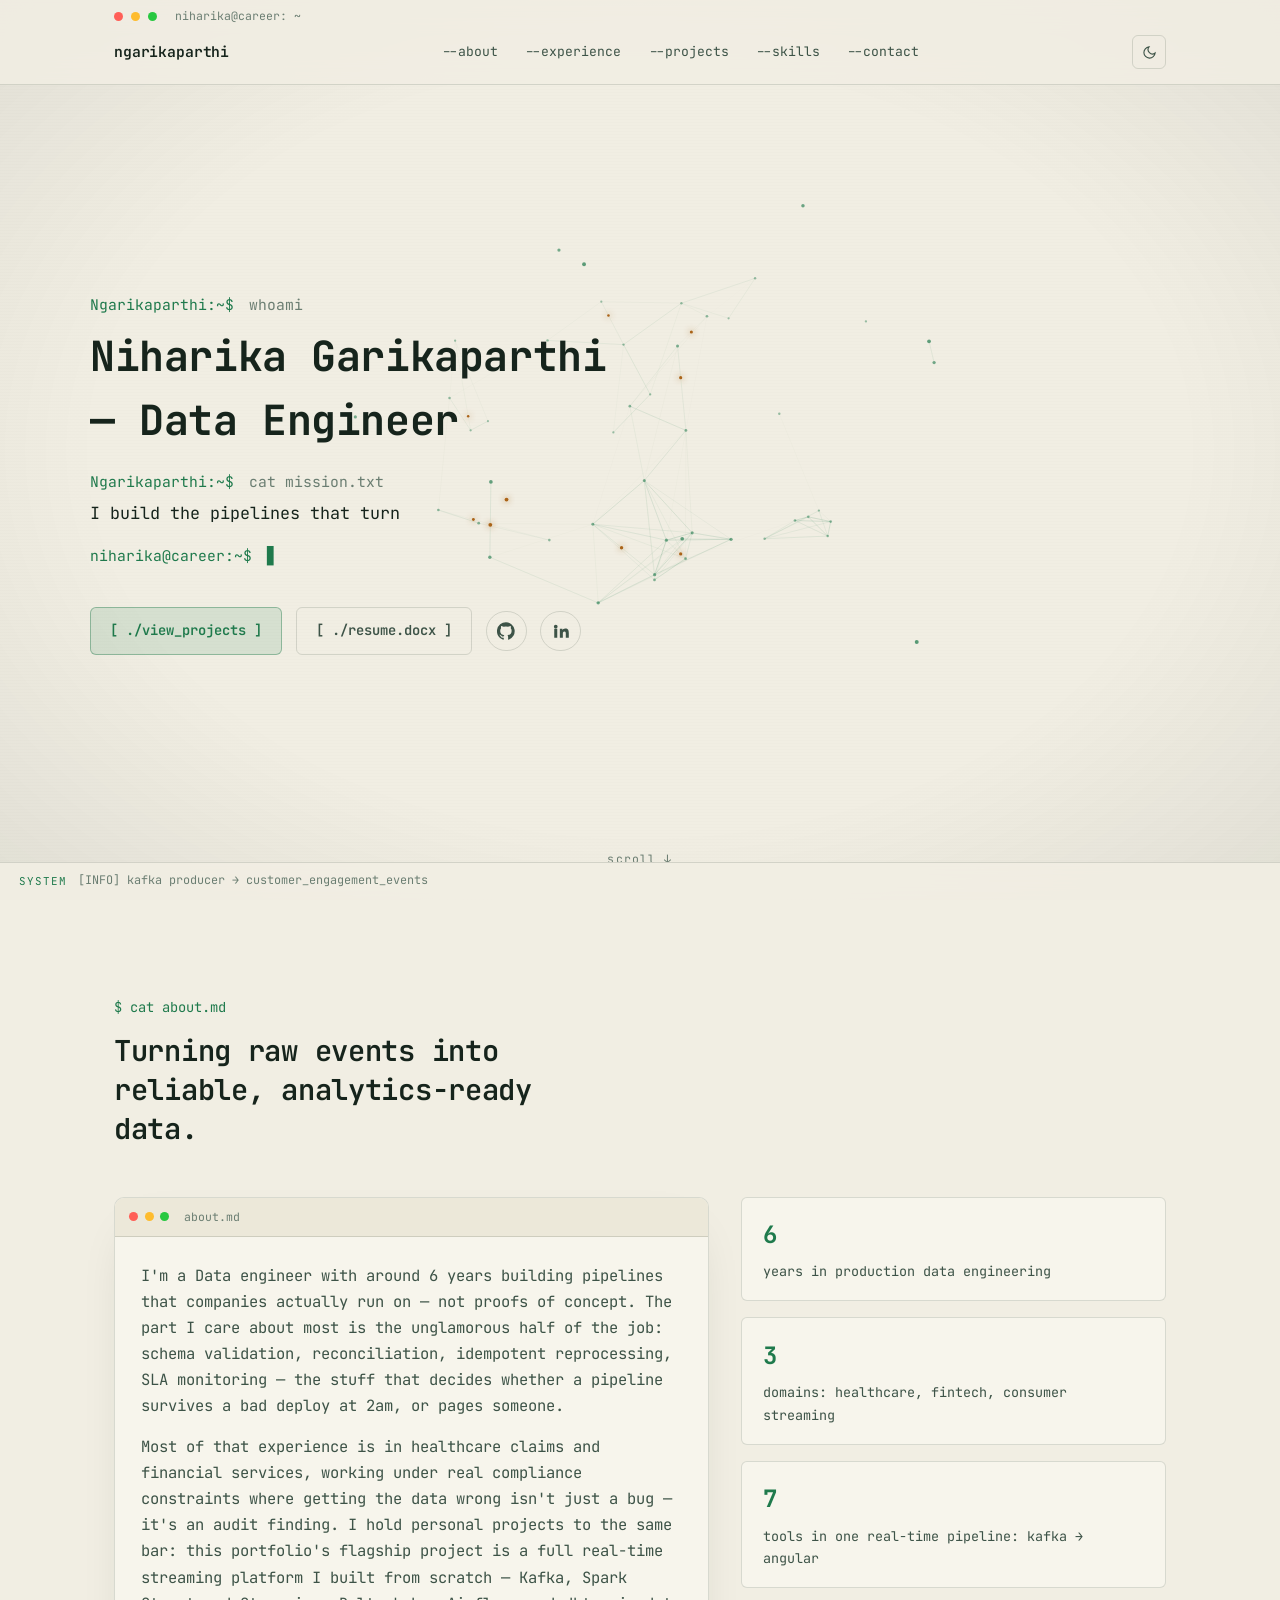
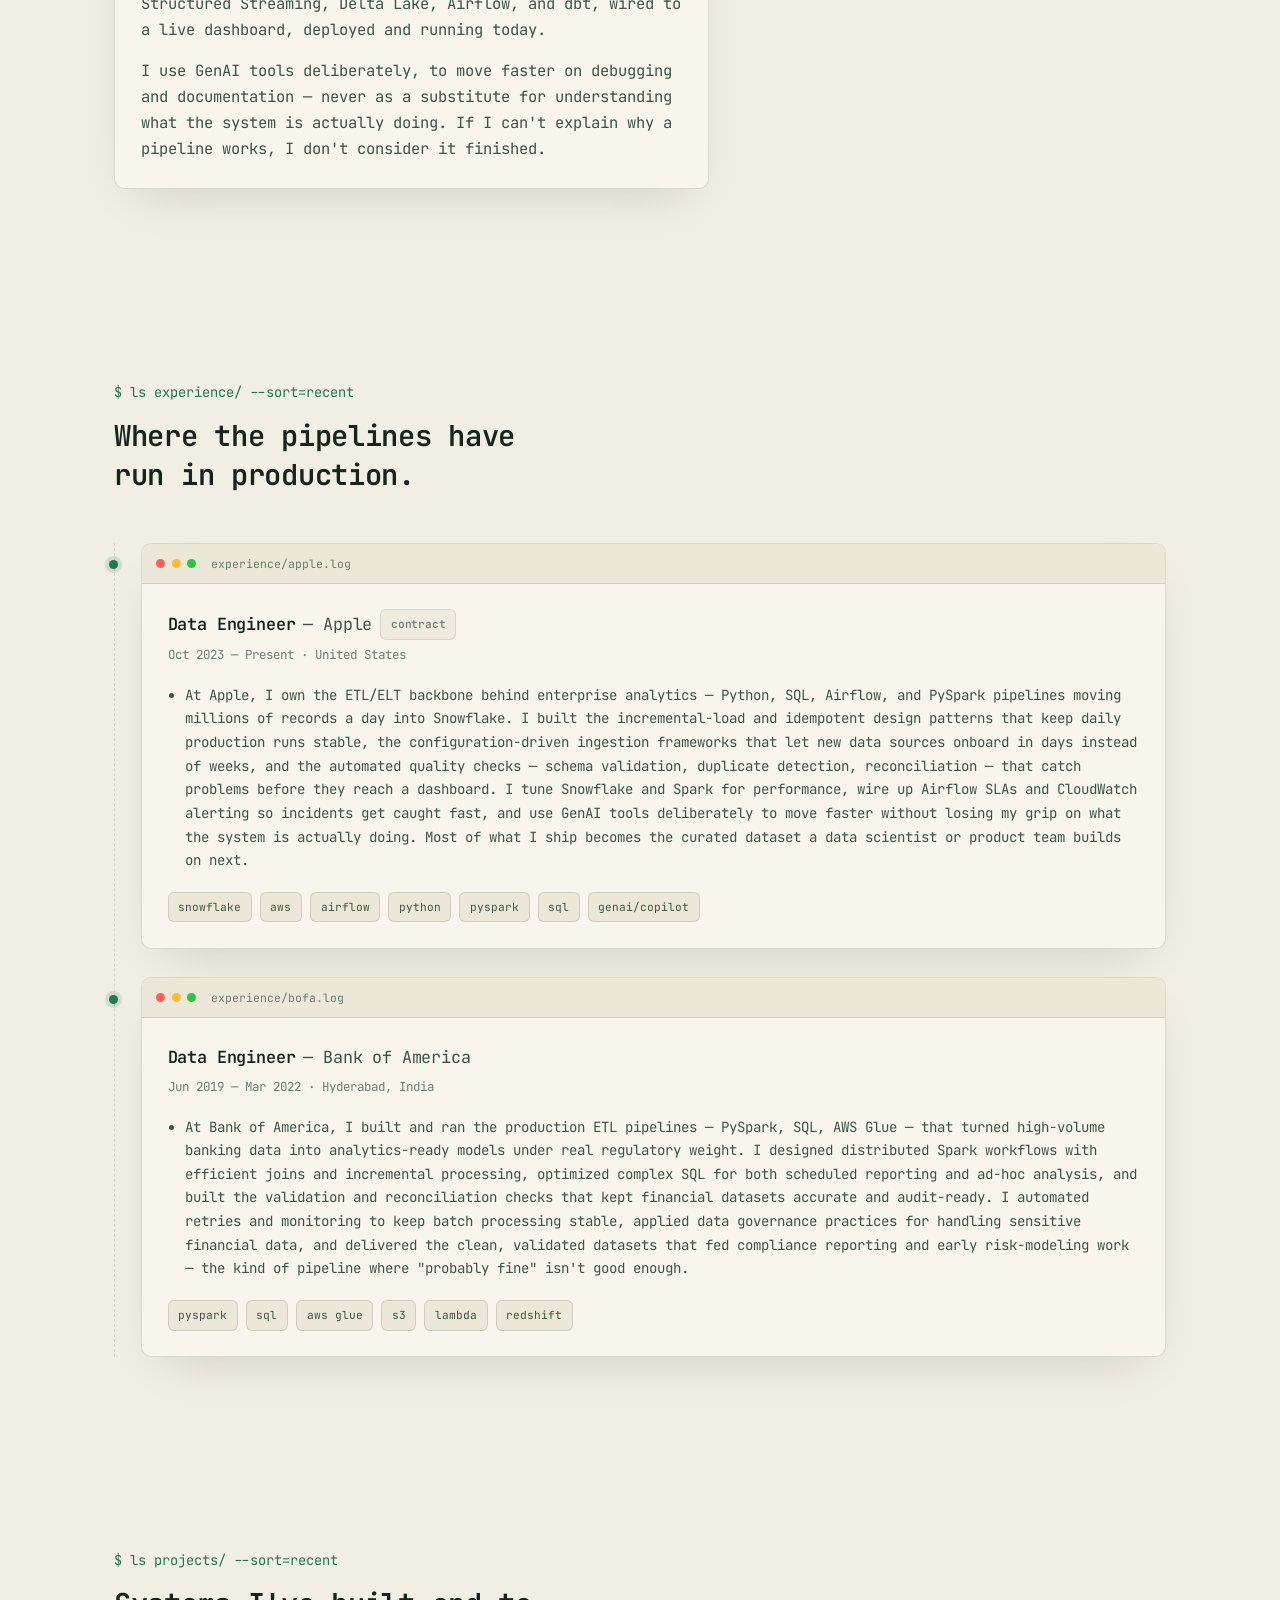
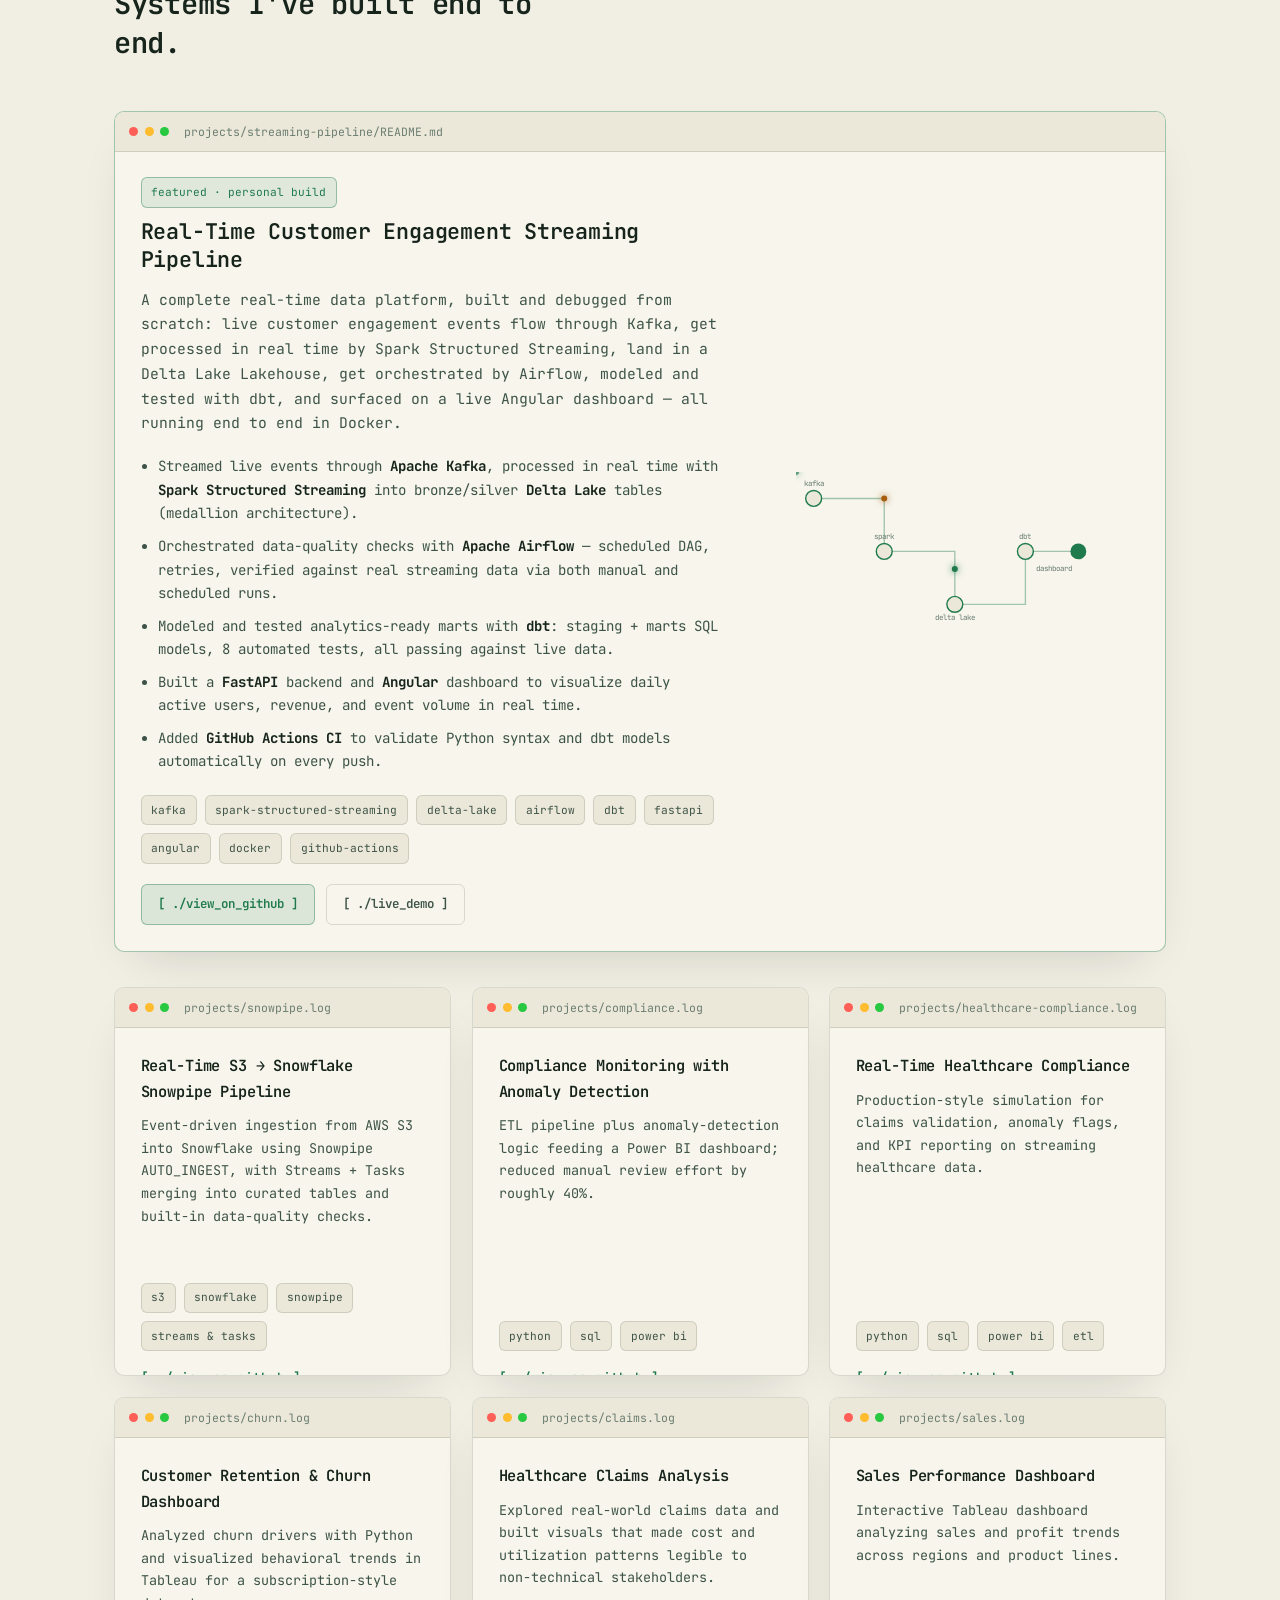
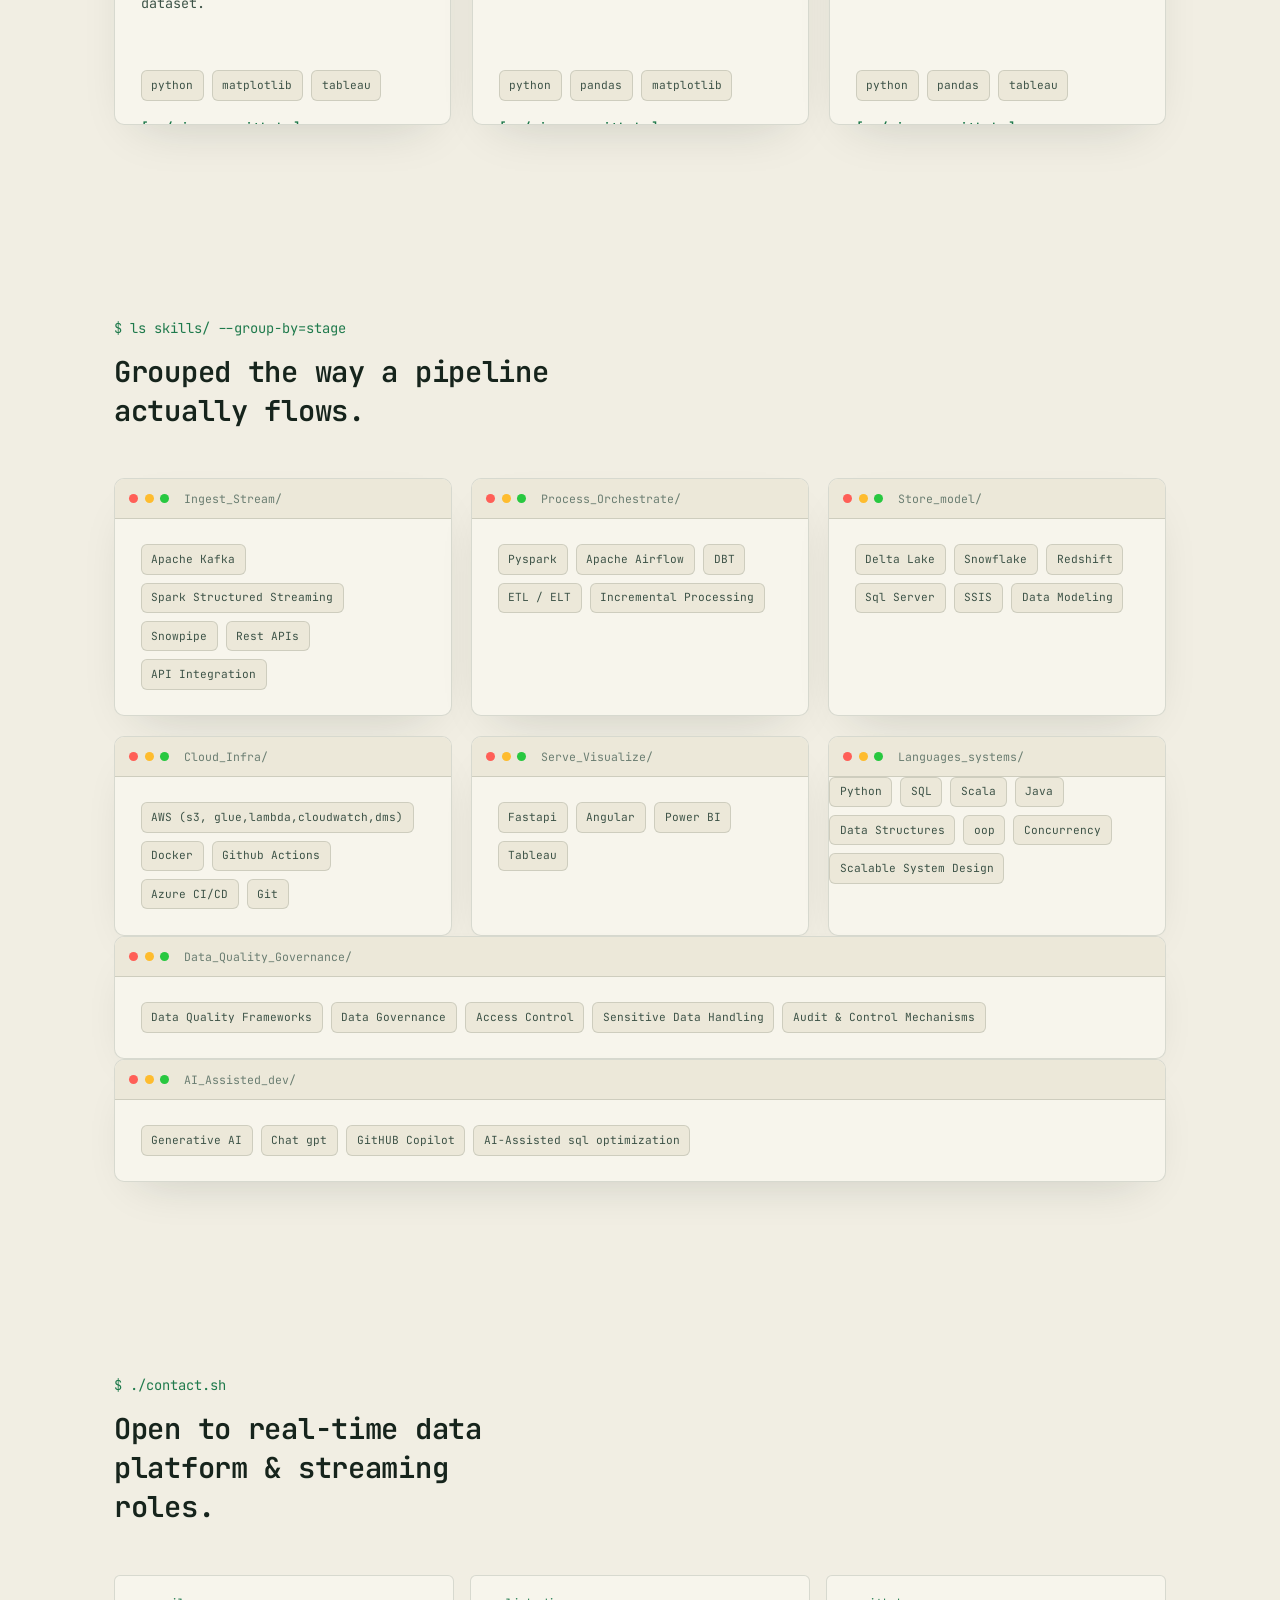
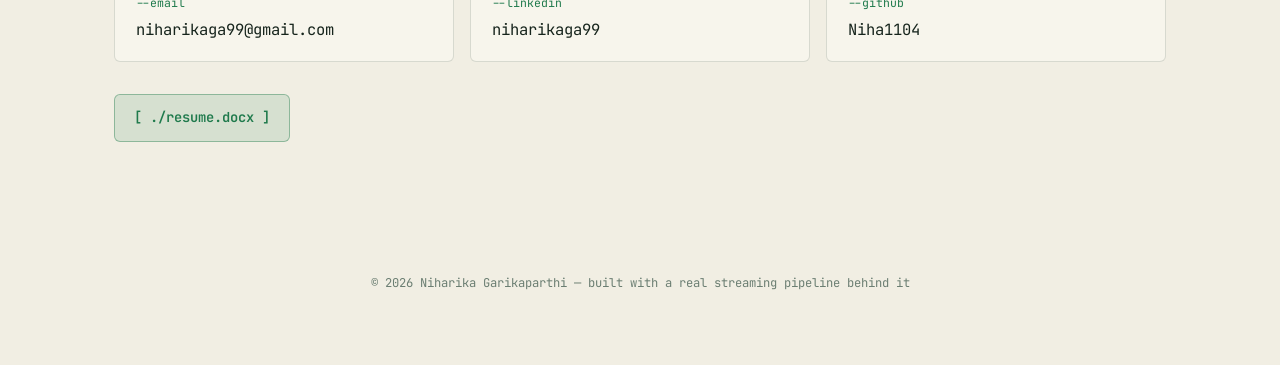
<file: index.html>
<!DOCTYPE html>
<html lang="en" data-theme="dark">
<head>
<meta charset="UTF-8">
<meta name="viewport" content="width=device-width, initial-scale=1.0">
<title>ngarikaparthi:~$ — Niharika Garikaparthi, Data Engineer</title>
<meta name="description" content="Data Engineer specializing in real-time streaming pipelines, cloud-native data platforms, and production-grade ETL/ELT — Kafka, Spark, Snowflake, Airflow, dbt, AWS.">
<link rel="icon" href="data:,">
<link rel="preconnect" href="https://fonts.googleapis.com">
<link rel="preconnect" href="https://fonts.gstatic.com" crossorigin>
<link href="https://fonts.googleapis.com/css2?family=JetBrains+Mono:wght@400;500;600;700&display=swap" rel="stylesheet">
<link rel="stylesheet" href="style.css"> 
</head>
<body>

<div class="scanlines" aria-hidden="true"></div>
<div class="vignette" aria-hidden="true"></div>
<canvas id="hero-canvas" aria-hidden="true"></canvas>

<header class="site-header">
  <div class="term-titlebar">
    <span class="term-dot term-dot--r"></span>
    <span class="term-dot term-dot--y"></span>
    <span class="term-dot term-dot--g"></span>
    <span class="term-titlebar__path">niharika@career: ~</span>
  </div>
  <nav class="nav">
    <a href="#top" class="nav__mark">ngarikaparthi</a>
    <button class="nav__toggle" id="nav-toggle" aria-label="Toggle menu" aria-expanded="false">
      <span></span><span></span><span></span>
    </button>
    <ul class="nav__links" id="nav-links">
      <li><a href="#about">--about</a></li>
      <li><a href="#experience">--experience</a></li>
      <li><a href="#projects">--projects</a></li>
      <li><a href="#skills">--skills</a></li>
      <li><a href="#contact">--contact</a></li>
    </ul>
    <div class="nav__actions">
      <button id="theme-toggle" class="icon-btn" aria-label="Toggle terminal theme" title="Toggle theme">
        <svg class="icon-moon" viewBox="0 0 24 24" fill="none" stroke="currentColor" stroke-width="1.8"><path d="M21 12.8A9 9 0 1 1 11.2 3a7 7 0 0 0 9.8 9.8Z"/></svg>
      </button>
    </div>
  </nav>
</header>

<main>

  <!-- HERO -->
  <section class="hero" id="top">
    <div class="hero__inner">
      <div class="terminal-block hero__terminal">
        <p class="term-line"><span class="term-prompt">Ngarikaparthi:~$</span> whoami</p>
        <p class="term-output term-output--title" id="type-1"></p>

        <p class="term-line"><span class="term-prompt">Ngarikaparthi:~$</span> cat mission.txt</p>
        <p class="term-output" id="type-2"></p>

        <p class="term-line"><span class="term-prompt">niharika@career:~$</span> <span class="cursor-blink">▊</span></p>
      </div>

      <div class="hero__actions">
        <a href="#projects" class="btn btn--primary">[ ./view_projects ]</a>
        <a href="assets/Niharika__Data_Engineer.docx" class="btn btn--ghost">[ ./resume.docx ]</a>
        <a href="https://github.com/Niha1104" target="_blank" rel="noopener" class="btn btn--icon" aria-label="GitHub">
          <svg viewBox="0 0 24 24" width="18" height="18" fill="currentColor"><path d="M12 .3a12 12 0 0 0-3.8 23.4c.6.1.8-.3.8-.6v-2.2c-3.3.7-4-1.6-4-1.6-.6-1.3-1.3-1.7-1.3-1.7-1.1-.7.1-.7.1-.7 1.2.1 1.8 1.2 1.8 1.2 1 1.8 2.7 1.3 3.4 1 .1-.8.4-1.3.8-1.6-2.7-.3-5.5-1.3-5.5-5.9 0-1.3.5-2.4 1.2-3.2-.1-.3-.5-1.5.1-3.2 0 0 1-.3 3.3 1.2a11.5 11.5 0 0 1 6 0c2.3-1.5 3.3-1.2 3.3-1.2.6 1.7.2 2.9.1 3.2.8.8 1.2 1.9 1.2 3.2 0 4.6-2.8 5.6-5.5 5.9.4.4.8 1.1.8 2.2v3.3c0 .3.2.7.8.6A12 12 0 0 0 12 .3Z"/></svg>
        </a>
        <a href="https://www.linkedin.com/in/niharikaga99/" target="_blank" rel="noopener" class="btn btn--icon" aria-label="LinkedIn">
          <svg viewBox="0 0 24 24" width="18" height="18" fill="currentColor"><path d="M4.98 3.5a2.5 2.5 0 1 1 0 5 2.5 2.5 0 0 1 0-5ZM3 9h4v12H3V9Zm7 0h3.8v1.7h.05c.53-1 1.83-2.05 3.77-2.05 4.03 0 4.78 2.65 4.78 6.1V21h-4v-5.5c0-1.3-.02-3-1.83-3-1.83 0-2.1 1.43-2.1 2.9V21h-4V9Z"/></svg>
        </a>
      </div>
    </div>
    <div class="hero__scroll-cue mono" aria-hidden="true">scroll ↓</div>
  </section>

  <!-- ABOUT -->
  <section class="section" id="about">
    <div class="section__head">
      <p class="eyebrow mono">$ cat about.md</p>
      <h2>Turning raw events into reliable, analytics-ready data.</h2>
    </div>
    <div class="about__grid">
      <div class="term-card about__text-card">
        <div class="term-card__bar"><span class="term-dot term-dot--r"></span><span class="term-dot term-dot--y"></span><span class="term-dot term-dot--g"></span><span class="term-card__label">about.md</span></div>
        <div class="term-card__body">
          <p>
            I'm a Data engineer with around 6 years building pipelines that companies actually run on — not proofs of concept. The part I care about most is the unglamorous half of the job: schema validation, reconciliation, idempotent reprocessing, SLA monitoring — the stuff that decides whether a pipeline survives a bad deploy at 2am, or pages someone.
          </p>
          <p>
            Most of that experience is in healthcare claims and financial services, working under real compliance constraints where getting the data wrong isn't just a bug — it's an audit finding. I hold personal projects to the same bar: this portfolio's flagship project is a full real-time streaming platform I built from scratch — Kafka, Spark Structured Streaming, Delta Lake, Airflow, and dbt, wired to a live dashboard, deployed and running today.
          </p>
          <p>
            I use GenAI tools deliberately, to move faster on debugging and documentation — never as a substitute for understanding what the system is actually doing. If I can't explain why a pipeline works, I don't consider it finished.
          </p>
        </div>
      </div>
      <div class="about__stats">
        <div class="stat-card">
          <span class="stat-card__num mono">6</span>
          <span class="stat-card__label">years in production data engineering</span>
        </div>
        <div class="stat-card">
          <span class="stat-card__num mono">3</span>
          <span class="stat-card__label">domains: healthcare, fintech, consumer streaming</span>
        </div>
        <div class="stat-card">
          <span class="stat-card__num mono">7</span>
          <span class="stat-card__label">tools in one real-time pipeline: kafka → angular</span>
        </div>
      </div>
    </div>
  </section>

  <!-- EXPERIENCE -->
  <section class="section" id="experience">
    <div class="section__head">
      <p class="eyebrow mono">$ ls experience/ --sort=recent</p>
      <h2>Where the pipelines have run in production.</h2>
    </div>

    <div class="timeline">
      <article class="timeline__item">
        <div class="timeline__marker" aria-hidden="true"></div>
        <div class="term-card timeline__card tilt-card">
          <div class="term-card__bar"><span class="term-dot term-dot--r"></span><span class="term-dot term-dot--y"></span><span class="term-dot term-dot--g"></span><span class="term-card__label">experience/apple.log</span></div>
          <div class="term-card__body">
            <div class="timeline__top">
              <h3>Data Engineer <span class="timeline__at">— Apple</span> <span class="tag tag--muted">contract</span></h3>
              <p class="timeline__meta mono">Oct 2023 — Present &middot; United States</p>
            </div>
            <ul class="timeline__list">
              <li>At Apple, I own the ETL/ELT backbone behind enterprise analytics — Python, SQL, Airflow, and PySpark pipelines moving millions of records a day into Snowflake. I built the incremental-load and idempotent design patterns that keep daily production runs stable, the configuration-driven ingestion frameworks that let new data sources onboard in days instead of weeks, and the automated quality checks — schema validation, duplicate detection, reconciliation — that catch problems before they reach a dashboard. I tune Snowflake and Spark for performance, wire up Airflow SLAs and CloudWatch alerting so incidents get caught fast, and use GenAI tools deliberately to move faster without losing my grip on what the system is actually doing. Most of what I ship becomes the curated dataset a data scientist or product team builds on next.</li>
            </ul>
            <div class="tag-row">
              <span class="tag mono">snowflake</span><span class="tag mono">aws</span><span class="tag mono">airflow</span><span class="tag mono">python</span><span class="tag mono">pyspark</span><span class="tag mono">sql</span><span class="tag mono">genai/copilot</span>
            </div>
          </div>
        </div>
      </article>

      <article class="timeline__item">
        <div class="timeline__marker" aria-hidden="true"></div>
        <div class="term-card timeline__card tilt-card">
          <div class="term-card__bar"><span class="term-dot term-dot--r"></span><span class="term-dot term-dot--y"></span><span class="term-dot term-dot--g"></span><span class="term-card__label">experience/bofa.log</span></div>
          <div class="term-card__body">
            <div class="timeline__top">
              <h3>Data Engineer <span class="timeline__at">— Bank of America</span></h3>
              <p class="timeline__meta mono">Jun 2019 — Mar 2022 &middot; Hyderabad, India</p>
            </div>
            <ul class="timeline__list">
              <li>At Bank of America, I built and ran the production ETL pipelines — PySpark, SQL, AWS Glue — that turned high-volume banking data into analytics-ready models under real regulatory weight. I designed distributed Spark workflows with efficient joins and incremental processing, optimized complex SQL for both scheduled reporting and ad-hoc analysis, and built the validation and reconciliation checks that kept financial datasets accurate and audit-ready. I automated retries and monitoring to keep batch processing stable, applied data governance practices for handling sensitive financial data, and delivered the clean, validated datasets that fed compliance reporting and early risk-modeling work — the kind of pipeline where "probably fine" isn't good enough.</li>
            </ul>
            <div class="tag-row">
              <span class="tag mono">pyspark</span><span class="tag mono">sql</span><span class="tag mono">aws glue</span><span class="tag mono">s3</span><span class="tag mono">lambda</span><span class="tag mono">redshift</span>
            </div>
          </div>
        </div>
      </article>
    </div>
  </section>

  <!-- PROJECTS -->
  <section class="section" id="projects">
    <div class="section__head">
      <p class="eyebrow mono">$ ls projects/ --sort=recent</p>
      <h2>Systems I've built end to end.</h2>
    </div>

    <!-- Featured project -->
    <article class="term-card featured-project tilt-card">
      <div class="term-card__bar"><span class="term-dot term-dot--r"></span><span class="term-dot term-dot--y"></span><span class="term-dot term-dot--g"></span><span class="term-card__label">projects/streaming-pipeline/README.md</span></div>
      <div class="term-card__body featured-project__grid">
        <div class="featured-project__body">
          <span class="tag tag--accent mono">featured &middot; personal build</span>
          <h3>Real-Time Customer Engagement Streaming Pipeline</h3>
          <p class="featured-project__lede">
            A complete real-time data platform, built and debugged from scratch: live customer engagement
            events flow through Kafka, get processed in real time by Spark Structured Streaming, land in a
            Delta Lake Lakehouse, get orchestrated by Airflow, modeled and tested with dbt, and surfaced on
            a live Angular dashboard — all running end to end in Docker.
          </p>
          <ul class="featured-project__list">
            <li>Streamed live events through <strong>Apache Kafka</strong>, processed in real time with <strong>Spark Structured Streaming</strong> into bronze/silver <strong>Delta Lake</strong> tables (medallion architecture).</li>
            <li>Orchestrated data-quality checks with <strong>Apache Airflow</strong> — scheduled DAG, retries, verified against real streaming data via both manual and scheduled runs.</li>
            <li>Modeled and tested analytics-ready marts with <strong>dbt</strong>: staging + marts SQL models, 8 automated tests, all passing against live data.</li>
            <li>Built a <strong>FastAPI</strong> backend and <strong>Angular</strong> dashboard to visualize daily active users, revenue, and event volume in real time.</li>
            <li>Added <strong>GitHub Actions CI</strong> to validate Python syntax and dbt models automatically on every push.</li>
          </ul>
          <div class="tag-row">
            <span class="tag mono">kafka</span><span class="tag mono">spark-structured-streaming</span><span class="tag mono">delta-lake</span><span class="tag mono">airflow</span><span class="tag mono">dbt</span><span class="tag mono">fastapi</span><span class="tag mono">angular</span><span class="tag mono">docker</span><span class="tag mono">github-actions</span>
          </div>
          <div class="featured-project__actions">
            <a href="https://github.com/Niha1104/apple-engagement-streaming-pipeline" target="_blank" rel="noopener" class="btn btn--primary btn--sm">[ ./view_on_github ]</a>
            <a href="https://resilient-gumdrop-81bfe3.netlify.app" target="_blank" rel="noopener" class="btn btn--ghost btn--sm">[ ./live_demo ]</a>
          </div>
        </div>

        <div class="pipeline-diagram" aria-hidden="true">
          <svg viewBox="0 0 340 180" class="pipeline-svg">
            <defs>
              <path id="flowpath" d="M20,30 L100,30 L100,90 L180,90 L180,150 L260,150 L260,90 L320,90"/>
            </defs>
            <path d="M20,30 L100,30 L100,90 L180,90 L180,150 L260,150 L260,90 L320,90" class="pipeline-line"/>
            <circle r="3.4" class="pipeline-dot"><animateMotion dur="4.2s" repeatCount="indefinite"><mpath href="#flowpath"/></animateMotion></circle>
            <circle r="3.4" class="pipeline-dot pipeline-dot--b"><animateMotion dur="4.2s" begin="1.4s" repeatCount="indefinite"><mpath href="#flowpath"/></animateMotion></circle>
            <circle r="3.4" class="pipeline-dot pipeline-dot--c"><animateMotion dur="4.2s" begin="2.8s" repeatCount="indefinite"><mpath href="#flowpath"/></animateMotion></circle>

            <g class="pipeline-node" transform="translate(20,30)"><circle r="9"/></g>
            <g class="pipeline-node" transform="translate(100,90)"><circle r="9"/></g>
            <g class="pipeline-node" transform="translate(180,150)"><circle r="9"/></g>
            <g class="pipeline-node" transform="translate(260,90)"><circle r="9"/></g>
            <g class="pipeline-node pipeline-node--end" transform="translate(320,90)"><circle r="9"/></g>

            <text x="20" y="16" class="pipeline-label">kafka</text>
            <text x="100" y="76" class="pipeline-label">spark</text>
            <text x="180" y="168" class="pipeline-label">delta lake</text>
            <text x="260" y="76" class="pipeline-label">dbt</text>
            <text x="292" y="112" class="pipeline-label">dashboard</text>
          </svg>
        </div>
      </div>
    </article>

    <div class="project-grid">
      <article class="term-card project-card tilt-card">
        <div class="term-card__bar"><span class="term-dot term-dot--r"></span><span class="term-dot term-dot--y"></span><span class="term-dot term-dot--g"></span><span class="term-card__label">projects/snowpipe.log</span></div>
        <div class="term-card__body">
          <h3>Real-Time S3 → Snowflake Snowpipe Pipeline</h3>
          <p>Event-driven ingestion from AWS S3 into Snowflake using Snowpipe AUTO_INGEST, with Streams + Tasks merging into curated tables and built-in data-quality checks.</p>
          <div class="tag-row"><span class="tag mono">s3</span><span class="tag mono">snowflake</span><span class="tag mono">snowpipe</span><span class="tag mono">streams &amp; tasks</span></div>
          <a href="https://github.com/Niha1104/realtime-s3-snowflake-snowpipe" target="_blank" rel="noopener" class="card-link">[ ./view_on_github ]</a>
        </div>
      </article>

      <article class="term-card project-card tilt-card">
        <div class="term-card__bar"><span class="term-dot term-dot--r"></span><span class="term-dot term-dot--y"></span><span class="term-dot term-dot--g"></span><span class="term-card__label">projects/compliance.log</span></div>
        <div class="term-card__body">
          <h3>Compliance Monitoring with Anomaly Detection</h3>
          <p>ETL pipeline plus anomaly-detection logic feeding a Power BI dashboard; reduced manual review effort by roughly 40%.</p>
          <div class="tag-row"><span class="tag mono">python</span><span class="tag mono">sql</span><span class="tag mono">power bi</span></div>
          <a href="https://github.com/Niha1104/Compliance-Monitoring-Dashboard" target="_blank" rel="noopener" class="card-link">[ ./view_on_github ]</a>
        </div>
      </article>

      <article class="term-card project-card tilt-card">
        <div class="term-card__bar"><span class="term-dot term-dot--r"></span><span class="term-dot term-dot--y"></span><span class="term-dot term-dot--g"></span><span class="term-card__label">projects/healthcare-compliance.log</span></div>
        <div class="term-card__body">
          <h3>Real-Time Healthcare Compliance</h3>
          <p>Production-style simulation for claims validation, anomaly flags, and KPI reporting on streaming healthcare data.</p>
          <div class="tag-row"><span class="tag mono">python</span><span class="tag mono">sql</span><span class="tag mono">power bi</span><span class="tag mono">etl</span></div>
          <a href="https://github.com/Niha1104/Real-Time-Healthcare-Compliance" target="_blank" rel="noopener" class="card-link">[ ./view_on_github ]</a>
        </div>
      </article>

      <article class="term-card project-card tilt-card">
        <div class="term-card__bar"><span class="term-dot term-dot--r"></span><span class="term-dot term-dot--y"></span><span class="term-dot term-dot--g"></span><span class="term-card__label">projects/churn.log</span></div>
        <div class="term-card__body">
          <h3>Customer Retention &amp; Churn Dashboard</h3>
          <p>Analyzed churn drivers with Python and visualized behavioral trends in Tableau for a subscription-style dataset.</p>
          <div class="tag-row"><span class="tag mono">python</span><span class="tag mono">matplotlib</span><span class="tag mono">tableau</span></div>
          <a href="https://github.com/Niha1104/Customer-Retention-Dashboard" target="_blank" rel="noopener" class="card-link">[ ./view_on_github ]</a>
        </div>
      </article>

      <article class="term-card project-card tilt-card">
        <div class="term-card__bar"><span class="term-dot term-dot--r"></span><span class="term-dot term-dot--y"></span><span class="term-dot term-dot--g"></span><span class="term-card__label">projects/claims.log</span></div>
        <div class="term-card__body">
          <h3>Healthcare Claims Analysis</h3>
          <p>Explored real-world claims data and built visuals that made cost and utilization patterns legible to non-technical stakeholders.</p>
          <div class="tag-row"><span class="tag mono">python</span><span class="tag mono">pandas</span><span class="tag mono">matplotlib</span></div>
          <a href="https://github.com/Niha1104/Healthcare-Claims-Analysis" target="_blank" rel="noopener" class="card-link">[ ./view_on_github ]</a>
        </div>
      </article>

      <article class="term-card project-card tilt-card">
        <div class="term-card__bar"><span class="term-dot term-dot--r"></span><span class="term-dot term-dot--y"></span><span class="term-dot term-dot--g"></span><span class="term-card__label">projects/sales.log</span></div>
        <div class="term-card__body">
          <h3>Sales Performance Dashboard</h3>
          <p>Interactive Tableau dashboard analyzing sales and profit trends across regions and product lines.</p>
          <div class="tag-row"><span class="tag mono">python</span><span class="tag mono">pandas</span><span class="tag mono">tableau</span></div>
          <a href="https://github.com/Niha1104/Sales-Performance-Dashboard" target="_blank" rel="noopener" class="card-link">[ ./view_on_github ]</a>
        </div>
      </article>
    </div>
  </section>

  <!-- SKILLS -->
  <section class="section" id="skills">
    <div class="section__head">
      <p class="eyebrow mono">$ ls skills/ --group-by=stage</p>
      <h2>Grouped the way a pipeline actually flows.</h2>
    </div>

    <div class="skills-grid">
      <div class="term-card skill-group tilt-card">
        <div class="term-card__bar"><span class="term-dot term-dot--r"></span><span class="term-dot term-dot--y"></span><span class="term-dot term-dot--g"></span><span class="term-card__label">Ingest_Stream/</span></div>
        <div class="term-card__body"><div class="tag-row"><span class="tag mono">Apache Kafka</span><span class="tag mono">Spark Structured Streaming</span><span class="tag mono">Snowpipe</span><span class="tag mono">Rest APIs</span><span class="tag mono">API Integration</span></div></div>
      </div>
      <div class="term-card skill-group tilt-card">
        <div class="term-card__bar"><span class="term-dot term-dot--r"></span><span class="term-dot term-dot--y"></span><span class="term-dot term-dot--g"></span><span class="term-card__label">Process_Orchestrate/</span></div>
        <div class="term-card__body"><div class="tag-row"><span class="tag mono">Pyspark</span><span class="tag mono">Apache Airflow</span><span class="tag mono">DBT</span><span class="tag mono">ETL / ELT</span><span class="tag mono">Incremental Processing</span></div></div>
      </div>
      <div class="term-card skill-group tilt-card">
        <div class="term-card__bar"><span class="term-dot term-dot--r"></span><span class="term-dot term-dot--y"></span><span class="term-dot term-dot--g"></span><span class="term-card__label">Store_model/</span></div>
        <div class="term-card__body"><div class="tag-row"><span class="tag mono">Delta Lake</span><span class="tag mono">Snowflake</span><span class="tag mono">Redshift</span><span class="tag mono">Sql Server</span><span class="tag mono">SSIS</span><span class="tag mono">Data Modeling</span></div></div>
      </div>
      <div class="term-card skill-group tilt-card">
        <div class="term-card__bar"><span class="term-dot term-dot--r"></span><span class="term-dot term-dot--y"></span><span class="term-dot term-dot--g"></span><span class="term-card__label">Cloud_Infra/</span></div>
        <div class="term-card__body"><div class="tag-row"><span class="tag mono">AWS (s3, glue,lambda,cloudwatch,dms)</span><span class="tag mono">Docker</span><span class="tag mono">Github Actions</span><span class="tag mono">Azure CI/CD</span><span class="tag mono">Git</span></div></div>
      </div>
      <div class="term-card skill-group tilt-card">
        <div class="term-card__bar"><span class="term-dot term-dot--r"></span><span class="term-dot term-dot--y"></span><span class="term-dot term-dot--g"></span><span class="term-card__label">Serve_Visualize/</span></div>
        <div class="term-card__body"><div class="tag-row"><span class="tag mono">Fastapi</span><span class="tag mono">Angular</span><span class="tag mono">Power BI</span><span class="tag mono">Tableau</span></div></div>
      </div>
      <div class="term-card skill-group tilt-card">
        <div class="term-card__bar"><span class="term-dot term-dot--r"></span><span class="term-dot term-dot--y"></span><span class="term-dot term-dot--g"></span><span class="term-card__label">Languages_systems/</span></div>
        <div class="tag-row"><span class="tag mono">Python</span><span class="tag mono">SQL</span><span class="tag mono">Scala</span><span class="tag mono">Java</span><span class="tag mono">Data Structures</span><span class="tag mono">oop</span><span class="tag mono">Concurrency</span><span class="tag mono">Scalable System Design</span></div></div>
    </div>
     <div class="term-card skill-group tilt-card">
        <div class="term-card__bar"><span class="term-dot term-dot--r"></span><span class="term-dot term-dot--y"></span><span class="term-dot term-dot--g"></span><span class="term-card__label">Data_Quality_Governance/</span></div>
        <div class="term-card__body"><div class="tag-row"><span class="tag mono">Data Quality Frameworks</span><span class="tag mono">Data Governance</span><span class="tag mono">Access Control</span><span class="tag mono">Sensitive Data Handling</span><span class="tag mono">Audit & Control Mechanisms</span></div></div>
      </div>
    <div class="term-card skill-group tilt-card">
      <div class="term-card__bar"><span class="term-dot term-dot--r"></span><span class="term-dot term-dot--y"></span><span class="term-dot term-dot--g"></span><span class="term-card__label">AI_Assisted_dev/</span></div>
      <div class="term-card__body"><div class="tag-row"><span class="tag mono">Generative AI</span><span class="tag mono">Chat gpt</span><span class="tag mono">GitHUB Copilot</span><span class="tag mono">AI-Assisted sql optimization</span></div></div>
      </div>
    </div>
  </section>

  <!-- CONTACT -->
  <section class="section section--contact" id="contact">
    <div class="section__head">
      <p class="eyebrow mono">$ ./contact.sh</p>
      <h2>Open to real-time data platform &amp; streaming roles.</h2>
    </div>
    <div class="contact__row">
      <a href="mailto:niharikaga99@gmail.com" class="contact__link">
        <span class="contact__label mono">--email</span>
        <span>niharikaga99@gmail.com</span>
      </a>
      <a href="https://www.linkedin.com/in/niharikaga99/" target="_blank" rel="noopener" class="contact__link">
        <span class="contact__label mono">--linkedin</span>
        <span>niharikaga99</span>
      </a>
      <a href="https://github.com/Niha1104" target="_blank" rel="noopener" class="contact__link">
        <span class="contact__label mono">--github</span>
        <span>Niha1104</span>
      </a>
    </div>
    <a href="assets/Niharika__Data_Engineer.docx" class="btn btn--primary" style="margin-top:2rem;">[ ./resume.docx ]</a>
  </section>

</main>

<footer class="site-footer mono">
  <span>© <span id="year"></span> Niharika Garikaparthi — built with a real streaming pipeline behind it</span>
</footer>

<div class="sys-ticker mono" id="sys-ticker" aria-hidden="true">
  <span class="sys-ticker__prefix">system</span>
  <span class="sys-ticker__text" id="ticker-text">[INFO] kafka producer → customer_engagement_events</span>
</div>

<script src="script.js"></script>
</body>
</html>
</file>
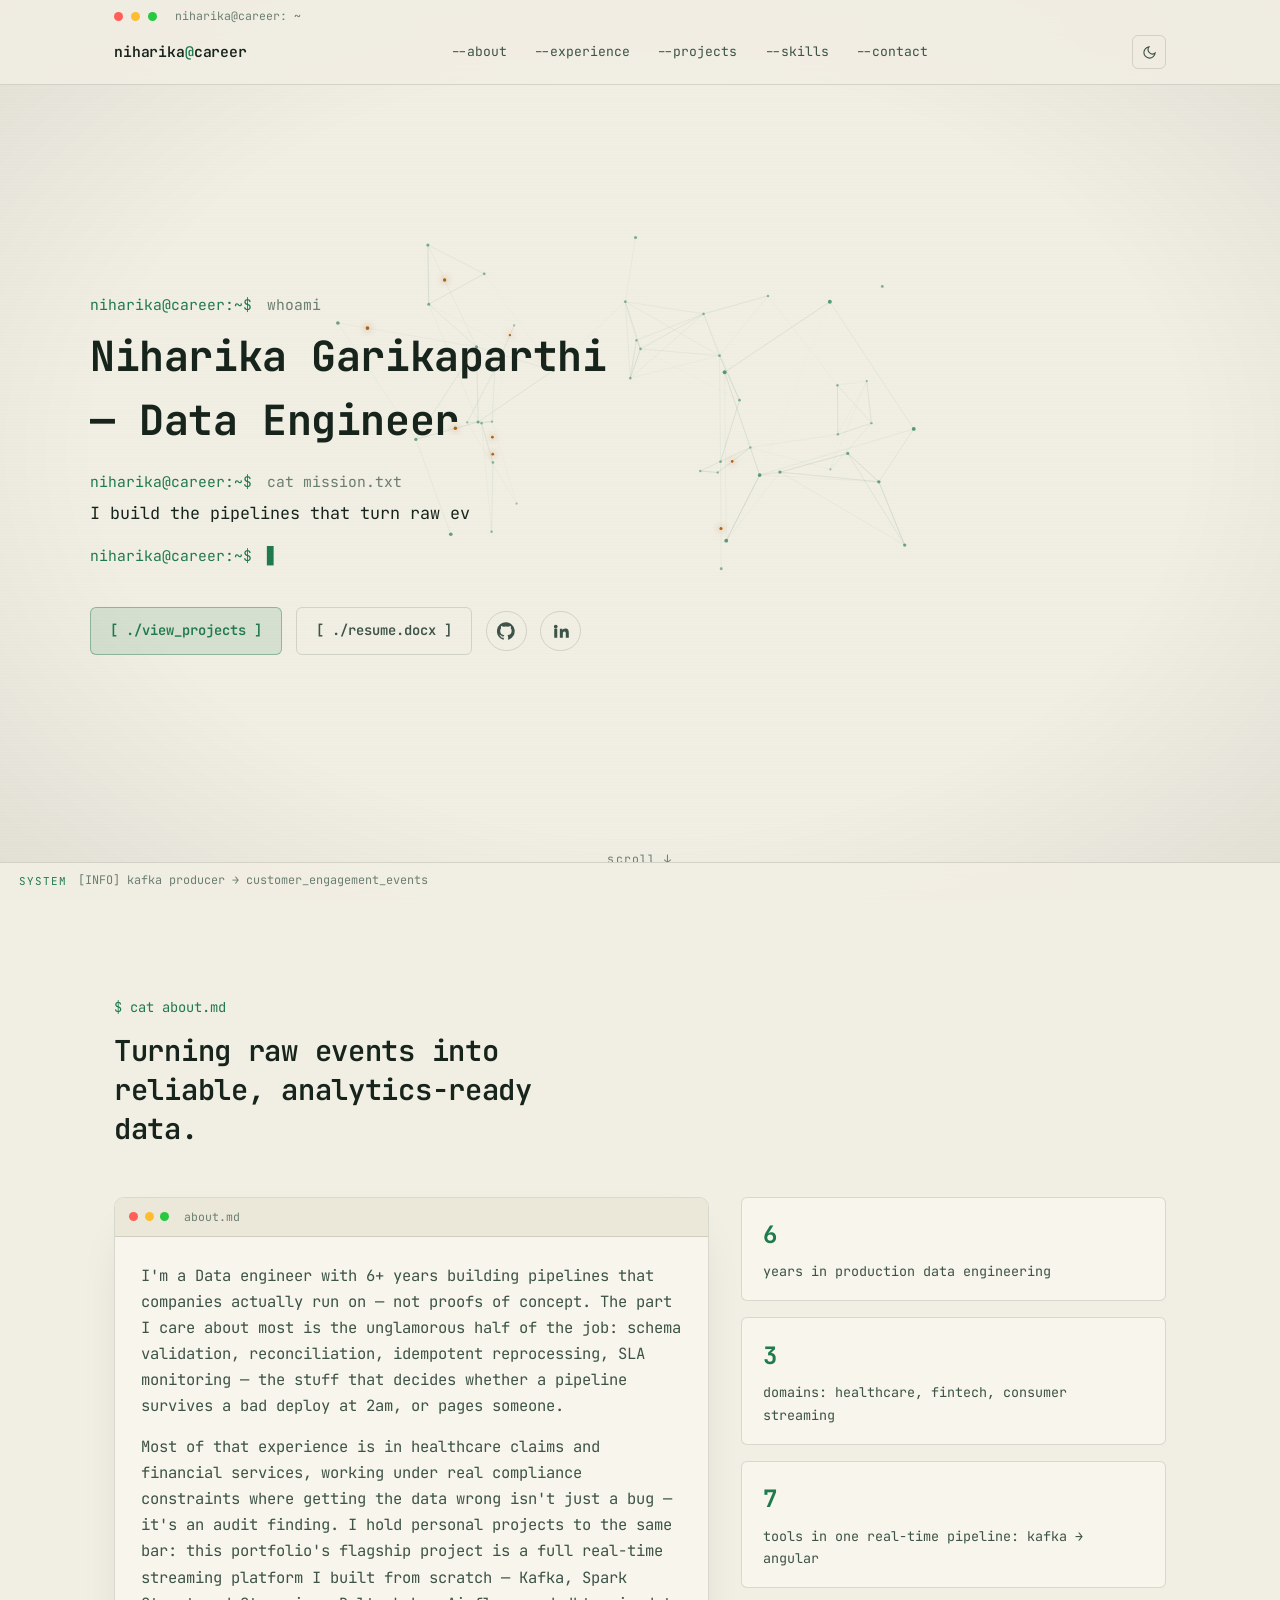
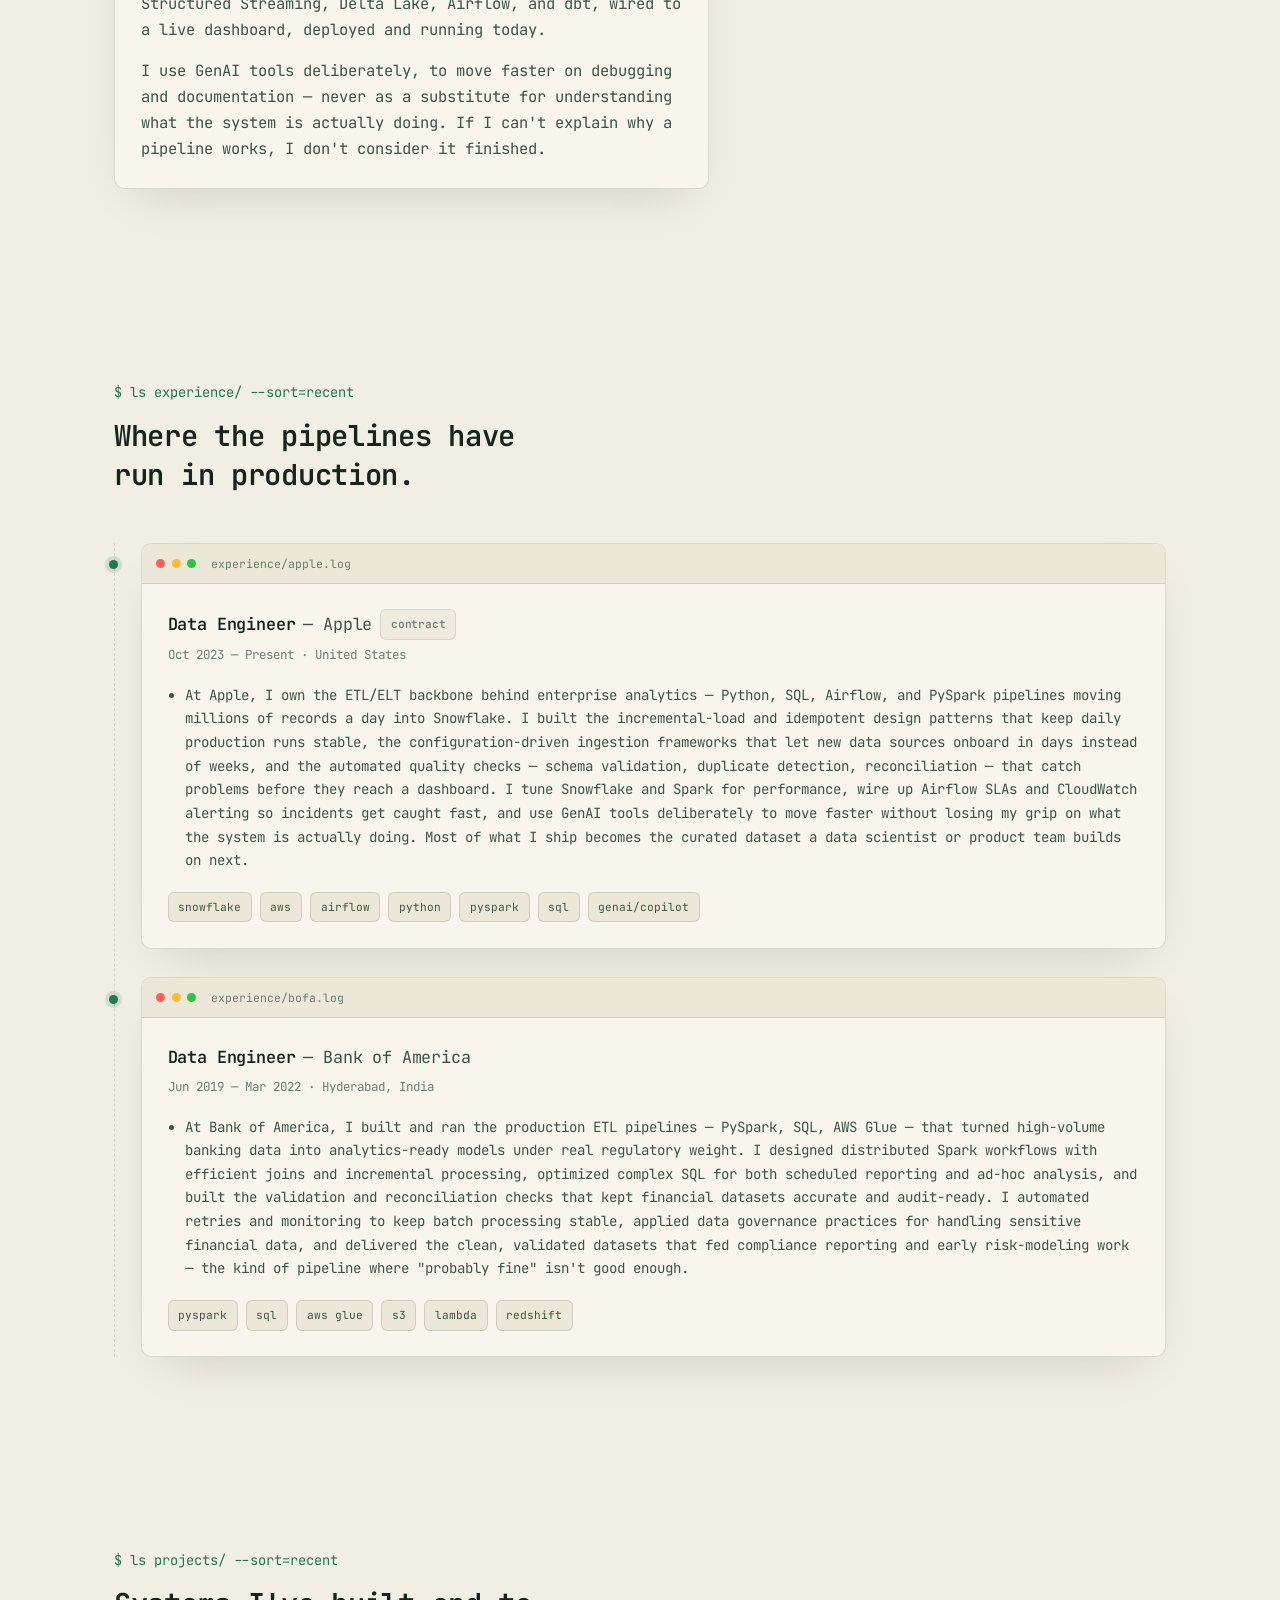
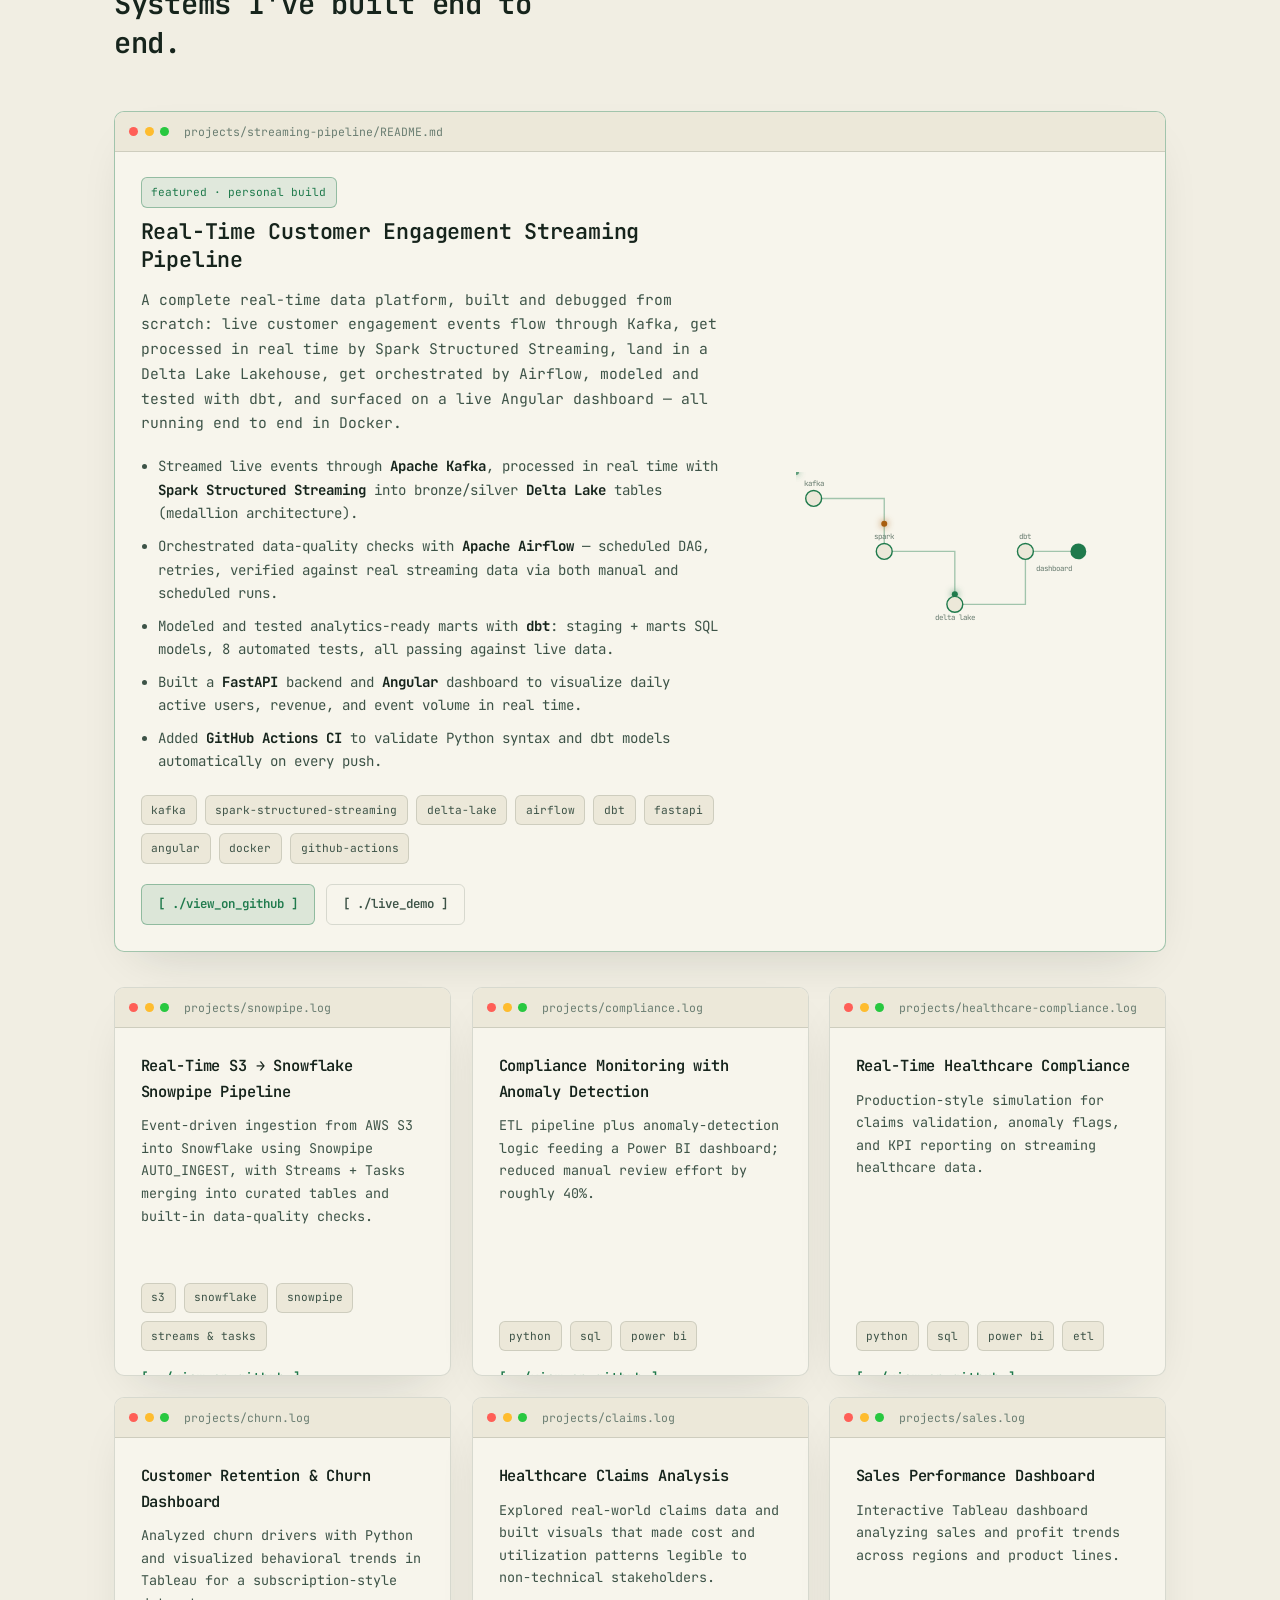
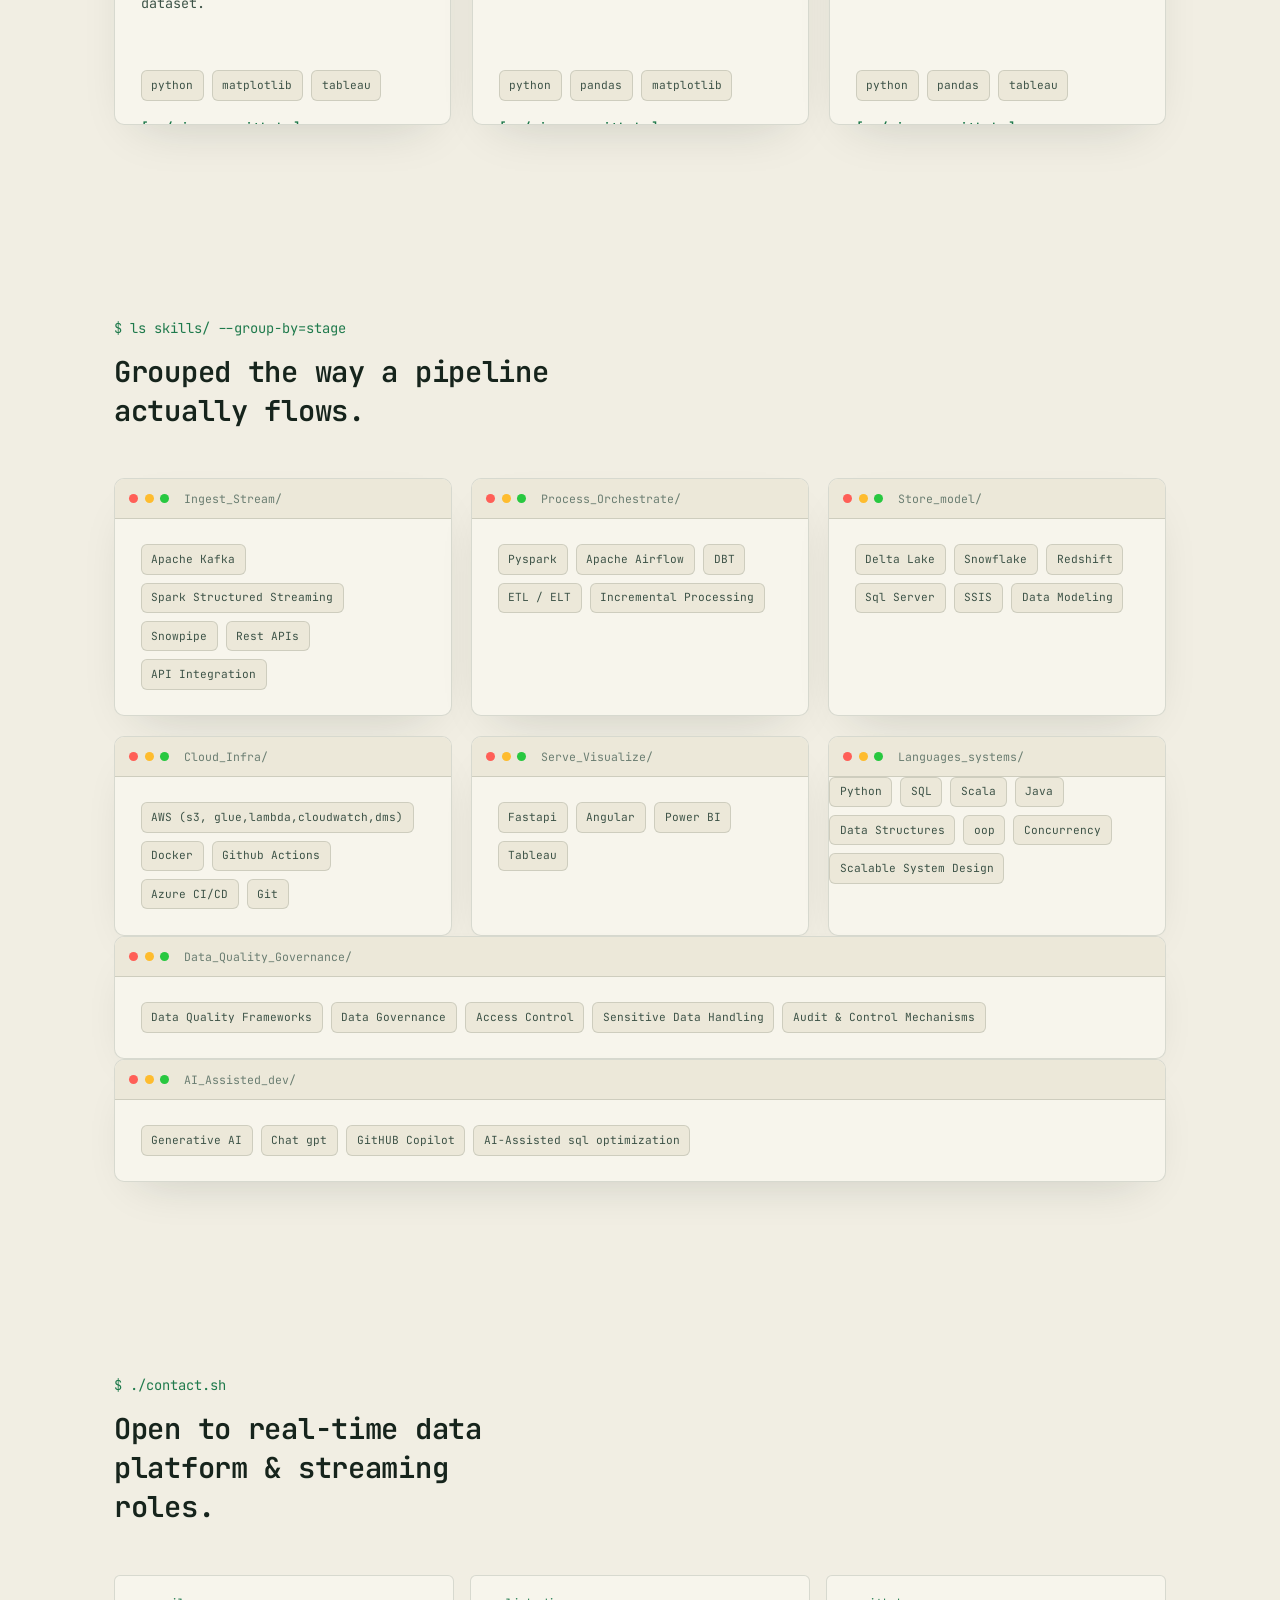
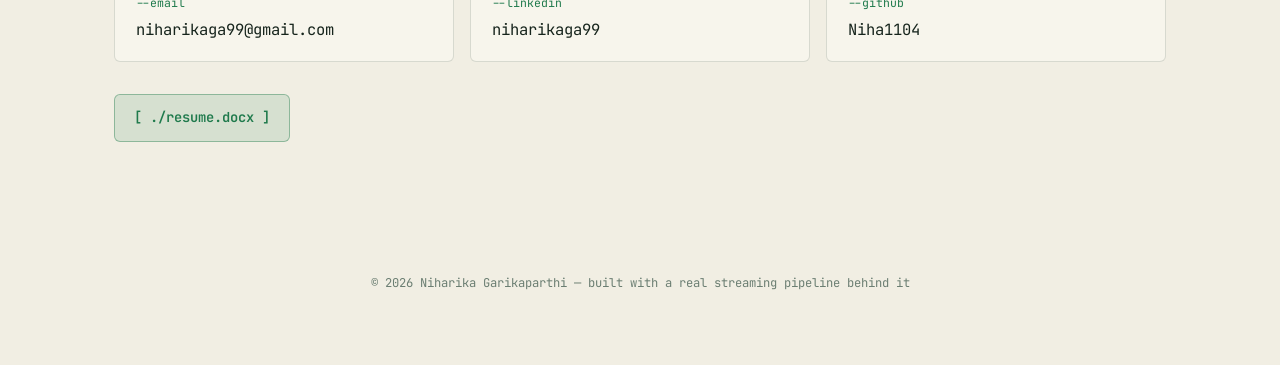
<file: index (1).html>
<!DOCTYPE html>
<html lang="en" data-theme="dark">
<head>
<meta charset="UTF-8">
<meta name="viewport" content="width=device-width, initial-scale=1.0">
<title>niharika@career:~$ — Niharika Garikaparthi, Data Engineer</title>
<meta name="description" content="Data Engineer specializing in real-time streaming pipelines, cloud-native data platforms, and production-grade ETL/ELT — Kafka, Spark, Snowflake, Airflow, dbt, AWS.">
<link rel="icon" href="data:,">
<link rel="preconnect" href="https://fonts.googleapis.com">
<link rel="preconnect" href="https://fonts.gstatic.com" crossorigin>
<link href="https://fonts.googleapis.com/css2?family=JetBrains+Mono:wght@400;500;600;700&display=swap" rel="stylesheet">
<link rel="stylesheet" href="style.css"> 
</head>
<body>

<div class="scanlines" aria-hidden="true"></div>
<div class="vignette" aria-hidden="true"></div>
<canvas id="hero-canvas" aria-hidden="true"></canvas>

<header class="site-header">
  <div class="term-titlebar">
    <span class="term-dot term-dot--r"></span>
    <span class="term-dot term-dot--y"></span>
    <span class="term-dot term-dot--g"></span>
    <span class="term-titlebar__path">niharika@career: ~</span>
  </div>
  <nav class="nav">
    <a href="#top" class="nav__mark">niharika<span class="nav__mark-dot">@</span>career</a>
    <button class="nav__toggle" id="nav-toggle" aria-label="Toggle menu" aria-expanded="false">
      <span></span><span></span><span></span>
    </button>
    <ul class="nav__links" id="nav-links">
      <li><a href="#about">--about</a></li>
      <li><a href="#experience">--experience</a></li>
      <li><a href="#projects">--projects</a></li>
      <li><a href="#skills">--skills</a></li>
      <li><a href="#contact">--contact</a></li>
    </ul>
    <div class="nav__actions">
      <button id="theme-toggle" class="icon-btn" aria-label="Toggle terminal theme" title="Toggle theme">
        <svg class="icon-moon" viewBox="0 0 24 24" fill="none" stroke="currentColor" stroke-width="1.8"><path d="M21 12.8A9 9 0 1 1 11.2 3a7 7 0 0 0 9.8 9.8Z"/></svg>
      </button>
    </div>
  </nav>
</header>

<main>

  <!-- HERO -->
  <section class="hero" id="top">
    <div class="hero__inner">
      <div class="terminal-block hero__terminal">
        <p class="term-line"><span class="term-prompt">niharika@career:~$</span> whoami</p>
        <p class="term-output term-output--title" id="type-1"></p>

        <p class="term-line"><span class="term-prompt">niharika@career:~$</span> cat mission.txt</p>
        <p class="term-output" id="type-2"></p>

        <p class="term-line"><span class="term-prompt">niharika@career:~$</span> <span class="cursor-blink">▊</span></p>
      </div>

      <div class="hero__actions">
        <a href="#projects" class="btn btn--primary">[ ./view_projects ]</a>
        <a href="assets/Niharika__Data_Engineer.docx" class="btn btn--ghost">[ ./resume.docx ]</a>
        <a href="https://github.com/Niha1104" target="_blank" rel="noopener" class="btn btn--icon" aria-label="GitHub">
          <svg viewBox="0 0 24 24" width="18" height="18" fill="currentColor"><path d="M12 .3a12 12 0 0 0-3.8 23.4c.6.1.8-.3.8-.6v-2.2c-3.3.7-4-1.6-4-1.6-.6-1.3-1.3-1.7-1.3-1.7-1.1-.7.1-.7.1-.7 1.2.1 1.8 1.2 1.8 1.2 1 1.8 2.7 1.3 3.4 1 .1-.8.4-1.3.8-1.6-2.7-.3-5.5-1.3-5.5-5.9 0-1.3.5-2.4 1.2-3.2-.1-.3-.5-1.5.1-3.2 0 0 1-.3 3.3 1.2a11.5 11.5 0 0 1 6 0c2.3-1.5 3.3-1.2 3.3-1.2.6 1.7.2 2.9.1 3.2.8.8 1.2 1.9 1.2 3.2 0 4.6-2.8 5.6-5.5 5.9.4.4.8 1.1.8 2.2v3.3c0 .3.2.7.8.6A12 12 0 0 0 12 .3Z"/></svg>
        </a>
        <a href="https://www.linkedin.com/in/niharikaga99/" target="_blank" rel="noopener" class="btn btn--icon" aria-label="LinkedIn">
          <svg viewBox="0 0 24 24" width="18" height="18" fill="currentColor"><path d="M4.98 3.5a2.5 2.5 0 1 1 0 5 2.5 2.5 0 0 1 0-5ZM3 9h4v12H3V9Zm7 0h3.8v1.7h.05c.53-1 1.83-2.05 3.77-2.05 4.03 0 4.78 2.65 4.78 6.1V21h-4v-5.5c0-1.3-.02-3-1.83-3-1.83 0-2.1 1.43-2.1 2.9V21h-4V9Z"/></svg>
        </a>
      </div>
    </div>
    <div class="hero__scroll-cue mono" aria-hidden="true">scroll ↓</div>
  </section>

  <!-- ABOUT -->
  <section class="section" id="about">
    <div class="section__head">
      <p class="eyebrow mono">$ cat about.md</p>
      <h2>Turning raw events into reliable, analytics-ready data.</h2>
    </div>
    <div class="about__grid">
      <div class="term-card about__text-card">
        <div class="term-card__bar"><span class="term-dot term-dot--r"></span><span class="term-dot term-dot--y"></span><span class="term-dot term-dot--g"></span><span class="term-card__label">about.md</span></div>
        <div class="term-card__body">
          <p>
            I'm a Data engineer with 6+ years building pipelines that companies actually run on — not proofs of concept. The part I care about most is the unglamorous half of the job: schema validation, reconciliation, idempotent reprocessing, SLA monitoring — the stuff that decides whether a pipeline survives a bad deploy at 2am, or pages someone.
          </p>
          <p>
            Most of that experience is in healthcare claims and financial services, working under real compliance constraints where getting the data wrong isn't just a bug — it's an audit finding. I hold personal projects to the same bar: this portfolio's flagship project is a full real-time streaming platform I built from scratch — Kafka, Spark Structured Streaming, Delta Lake, Airflow, and dbt, wired to a live dashboard, deployed and running today.
          </p>
          <p>
            I use GenAI tools deliberately, to move faster on debugging and documentation — never as a substitute for understanding what the system is actually doing. If I can't explain why a pipeline works, I don't consider it finished.
          </p>
        </div>
      </div>
      <div class="about__stats">
        <div class="stat-card">
          <span class="stat-card__num mono">6</span>
          <span class="stat-card__label">years in production data engineering</span>
        </div>
        <div class="stat-card">
          <span class="stat-card__num mono">3</span>
          <span class="stat-card__label">domains: healthcare, fintech, consumer streaming</span>
        </div>
        <div class="stat-card">
          <span class="stat-card__num mono">7</span>
          <span class="stat-card__label">tools in one real-time pipeline: kafka → angular</span>
        </div>
      </div>
    </div>
  </section>

  <!-- EXPERIENCE -->
  <section class="section" id="experience">
    <div class="section__head">
      <p class="eyebrow mono">$ ls experience/ --sort=recent</p>
      <h2>Where the pipelines have run in production.</h2>
    </div>

    <div class="timeline">
      <article class="timeline__item">
        <div class="timeline__marker" aria-hidden="true"></div>
        <div class="term-card timeline__card tilt-card">
          <div class="term-card__bar"><span class="term-dot term-dot--r"></span><span class="term-dot term-dot--y"></span><span class="term-dot term-dot--g"></span><span class="term-card__label">experience/apple.log</span></div>
          <div class="term-card__body">
            <div class="timeline__top">
              <h3>Data Engineer <span class="timeline__at">— Apple</span> <span class="tag tag--muted">contract</span></h3>
              <p class="timeline__meta mono">Oct 2023 — Present &middot; United States</p>
            </div>
            <ul class="timeline__list">
              <li>At Apple, I own the ETL/ELT backbone behind enterprise analytics — Python, SQL, Airflow, and PySpark pipelines moving millions of records a day into Snowflake. I built the incremental-load and idempotent design patterns that keep daily production runs stable, the configuration-driven ingestion frameworks that let new data sources onboard in days instead of weeks, and the automated quality checks — schema validation, duplicate detection, reconciliation — that catch problems before they reach a dashboard. I tune Snowflake and Spark for performance, wire up Airflow SLAs and CloudWatch alerting so incidents get caught fast, and use GenAI tools deliberately to move faster without losing my grip on what the system is actually doing. Most of what I ship becomes the curated dataset a data scientist or product team builds on next.</li>
            </ul>
            <div class="tag-row">
              <span class="tag mono">snowflake</span><span class="tag mono">aws</span><span class="tag mono">airflow</span><span class="tag mono">python</span><span class="tag mono">pyspark</span><span class="tag mono">sql</span><span class="tag mono">genai/copilot</span>
            </div>
          </div>
        </div>
      </article>

      <article class="timeline__item">
        <div class="timeline__marker" aria-hidden="true"></div>
        <div class="term-card timeline__card tilt-card">
          <div class="term-card__bar"><span class="term-dot term-dot--r"></span><span class="term-dot term-dot--y"></span><span class="term-dot term-dot--g"></span><span class="term-card__label">experience/bofa.log</span></div>
          <div class="term-card__body">
            <div class="timeline__top">
              <h3>Data Engineer <span class="timeline__at">— Bank of America</span></h3>
              <p class="timeline__meta mono">Jun 2019 — Mar 2022 &middot; Hyderabad, India</p>
            </div>
            <ul class="timeline__list">
              <li>At Bank of America, I built and ran the production ETL pipelines — PySpark, SQL, AWS Glue — that turned high-volume banking data into analytics-ready models under real regulatory weight. I designed distributed Spark workflows with efficient joins and incremental processing, optimized complex SQL for both scheduled reporting and ad-hoc analysis, and built the validation and reconciliation checks that kept financial datasets accurate and audit-ready. I automated retries and monitoring to keep batch processing stable, applied data governance practices for handling sensitive financial data, and delivered the clean, validated datasets that fed compliance reporting and early risk-modeling work — the kind of pipeline where "probably fine" isn't good enough.</li>
            </ul>
            <div class="tag-row">
              <span class="tag mono">pyspark</span><span class="tag mono">sql</span><span class="tag mono">aws glue</span><span class="tag mono">s3</span><span class="tag mono">lambda</span><span class="tag mono">redshift</span>
            </div>
          </div>
        </div>
      </article>
    </div>
  </section>

  <!-- PROJECTS -->
  <section class="section" id="projects">
    <div class="section__head">
      <p class="eyebrow mono">$ ls projects/ --sort=recent</p>
      <h2>Systems I've built end to end.</h2>
    </div>

    <!-- Featured project -->
    <article class="term-card featured-project tilt-card">
      <div class="term-card__bar"><span class="term-dot term-dot--r"></span><span class="term-dot term-dot--y"></span><span class="term-dot term-dot--g"></span><span class="term-card__label">projects/streaming-pipeline/README.md</span></div>
      <div class="term-card__body featured-project__grid">
        <div class="featured-project__body">
          <span class="tag tag--accent mono">featured &middot; personal build</span>
          <h3>Real-Time Customer Engagement Streaming Pipeline</h3>
          <p class="featured-project__lede">
            A complete real-time data platform, built and debugged from scratch: live customer engagement
            events flow through Kafka, get processed in real time by Spark Structured Streaming, land in a
            Delta Lake Lakehouse, get orchestrated by Airflow, modeled and tested with dbt, and surfaced on
            a live Angular dashboard — all running end to end in Docker.
          </p>
          <ul class="featured-project__list">
            <li>Streamed live events through <strong>Apache Kafka</strong>, processed in real time with <strong>Spark Structured Streaming</strong> into bronze/silver <strong>Delta Lake</strong> tables (medallion architecture).</li>
            <li>Orchestrated data-quality checks with <strong>Apache Airflow</strong> — scheduled DAG, retries, verified against real streaming data via both manual and scheduled runs.</li>
            <li>Modeled and tested analytics-ready marts with <strong>dbt</strong>: staging + marts SQL models, 8 automated tests, all passing against live data.</li>
            <li>Built a <strong>FastAPI</strong> backend and <strong>Angular</strong> dashboard to visualize daily active users, revenue, and event volume in real time.</li>
            <li>Added <strong>GitHub Actions CI</strong> to validate Python syntax and dbt models automatically on every push.</li>
          </ul>
          <div class="tag-row">
            <span class="tag mono">kafka</span><span class="tag mono">spark-structured-streaming</span><span class="tag mono">delta-lake</span><span class="tag mono">airflow</span><span class="tag mono">dbt</span><span class="tag mono">fastapi</span><span class="tag mono">angular</span><span class="tag mono">docker</span><span class="tag mono">github-actions</span>
          </div>
          <div class="featured-project__actions">
            <a href="https://github.com/Niha1104/apple-engagement-streaming-pipeline" target="_blank" rel="noopener" class="btn btn--primary btn--sm">[ ./view_on_github ]</a>
            <a href="https://resilient-gumdrop-81bfe3.netlify.app" target="_blank" rel="noopener" class="btn btn--ghost btn--sm">[ ./live_demo ]</a>
          </div>
        </div>

        <div class="pipeline-diagram" aria-hidden="true">
          <svg viewBox="0 0 340 180" class="pipeline-svg">
            <defs>
              <path id="flowpath" d="M20,30 L100,30 L100,90 L180,90 L180,150 L260,150 L260,90 L320,90"/>
            </defs>
            <path d="M20,30 L100,30 L100,90 L180,90 L180,150 L260,150 L260,90 L320,90" class="pipeline-line"/>
            <circle r="3.4" class="pipeline-dot"><animateMotion dur="4.2s" repeatCount="indefinite"><mpath href="#flowpath"/></animateMotion></circle>
            <circle r="3.4" class="pipeline-dot pipeline-dot--b"><animateMotion dur="4.2s" begin="1.4s" repeatCount="indefinite"><mpath href="#flowpath"/></animateMotion></circle>
            <circle r="3.4" class="pipeline-dot pipeline-dot--c"><animateMotion dur="4.2s" begin="2.8s" repeatCount="indefinite"><mpath href="#flowpath"/></animateMotion></circle>

            <g class="pipeline-node" transform="translate(20,30)"><circle r="9"/></g>
            <g class="pipeline-node" transform="translate(100,90)"><circle r="9"/></g>
            <g class="pipeline-node" transform="translate(180,150)"><circle r="9"/></g>
            <g class="pipeline-node" transform="translate(260,90)"><circle r="9"/></g>
            <g class="pipeline-node pipeline-node--end" transform="translate(320,90)"><circle r="9"/></g>

            <text x="20" y="16" class="pipeline-label">kafka</text>
            <text x="100" y="76" class="pipeline-label">spark</text>
            <text x="180" y="168" class="pipeline-label">delta lake</text>
            <text x="260" y="76" class="pipeline-label">dbt</text>
            <text x="292" y="112" class="pipeline-label">dashboard</text>
          </svg>
        </div>
      </div>
    </article>

    <div class="project-grid">
      <article class="term-card project-card tilt-card">
        <div class="term-card__bar"><span class="term-dot term-dot--r"></span><span class="term-dot term-dot--y"></span><span class="term-dot term-dot--g"></span><span class="term-card__label">projects/snowpipe.log</span></div>
        <div class="term-card__body">
          <h3>Real-Time S3 → Snowflake Snowpipe Pipeline</h3>
          <p>Event-driven ingestion from AWS S3 into Snowflake using Snowpipe AUTO_INGEST, with Streams + Tasks merging into curated tables and built-in data-quality checks.</p>
          <div class="tag-row"><span class="tag mono">s3</span><span class="tag mono">snowflake</span><span class="tag mono">snowpipe</span><span class="tag mono">streams &amp; tasks</span></div>
          <a href="https://github.com/Niha1104/realtime-s3-snowflake-snowpipe" target="_blank" rel="noopener" class="card-link">[ ./view_on_github ]</a>
        </div>
      </article>

      <article class="term-card project-card tilt-card">
        <div class="term-card__bar"><span class="term-dot term-dot--r"></span><span class="term-dot term-dot--y"></span><span class="term-dot term-dot--g"></span><span class="term-card__label">projects/compliance.log</span></div>
        <div class="term-card__body">
          <h3>Compliance Monitoring with Anomaly Detection</h3>
          <p>ETL pipeline plus anomaly-detection logic feeding a Power BI dashboard; reduced manual review effort by roughly 40%.</p>
          <div class="tag-row"><span class="tag mono">python</span><span class="tag mono">sql</span><span class="tag mono">power bi</span></div>
          <a href="https://github.com/Niha1104/Compliance-Monitoring-Dashboard" target="_blank" rel="noopener" class="card-link">[ ./view_on_github ]</a>
        </div>
      </article>

      <article class="term-card project-card tilt-card">
        <div class="term-card__bar"><span class="term-dot term-dot--r"></span><span class="term-dot term-dot--y"></span><span class="term-dot term-dot--g"></span><span class="term-card__label">projects/healthcare-compliance.log</span></div>
        <div class="term-card__body">
          <h3>Real-Time Healthcare Compliance</h3>
          <p>Production-style simulation for claims validation, anomaly flags, and KPI reporting on streaming healthcare data.</p>
          <div class="tag-row"><span class="tag mono">python</span><span class="tag mono">sql</span><span class="tag mono">power bi</span><span class="tag mono">etl</span></div>
          <a href="https://github.com/Niha1104/Real-Time-Healthcare-Compliance" target="_blank" rel="noopener" class="card-link">[ ./view_on_github ]</a>
        </div>
      </article>

      <article class="term-card project-card tilt-card">
        <div class="term-card__bar"><span class="term-dot term-dot--r"></span><span class="term-dot term-dot--y"></span><span class="term-dot term-dot--g"></span><span class="term-card__label">projects/churn.log</span></div>
        <div class="term-card__body">
          <h3>Customer Retention &amp; Churn Dashboard</h3>
          <p>Analyzed churn drivers with Python and visualized behavioral trends in Tableau for a subscription-style dataset.</p>
          <div class="tag-row"><span class="tag mono">python</span><span class="tag mono">matplotlib</span><span class="tag mono">tableau</span></div>
          <a href="https://github.com/Niha1104/Customer-Retention-Dashboard" target="_blank" rel="noopener" class="card-link">[ ./view_on_github ]</a>
        </div>
      </article>

      <article class="term-card project-card tilt-card">
        <div class="term-card__bar"><span class="term-dot term-dot--r"></span><span class="term-dot term-dot--y"></span><span class="term-dot term-dot--g"></span><span class="term-card__label">projects/claims.log</span></div>
        <div class="term-card__body">
          <h3>Healthcare Claims Analysis</h3>
          <p>Explored real-world claims data and built visuals that made cost and utilization patterns legible to non-technical stakeholders.</p>
          <div class="tag-row"><span class="tag mono">python</span><span class="tag mono">pandas</span><span class="tag mono">matplotlib</span></div>
          <a href="https://github.com/Niha1104/Healthcare-Claims-Analysis" target="_blank" rel="noopener" class="card-link">[ ./view_on_github ]</a>
        </div>
      </article>

      <article class="term-card project-card tilt-card">
        <div class="term-card__bar"><span class="term-dot term-dot--r"></span><span class="term-dot term-dot--y"></span><span class="term-dot term-dot--g"></span><span class="term-card__label">projects/sales.log</span></div>
        <div class="term-card__body">
          <h3>Sales Performance Dashboard</h3>
          <p>Interactive Tableau dashboard analyzing sales and profit trends across regions and product lines.</p>
          <div class="tag-row"><span class="tag mono">python</span><span class="tag mono">pandas</span><span class="tag mono">tableau</span></div>
          <a href="https://github.com/Niha1104/Sales-Performance-Dashboard" target="_blank" rel="noopener" class="card-link">[ ./view_on_github ]</a>
        </div>
      </article>
    </div>
  </section>

  <!-- SKILLS -->
  <section class="section" id="skills">
    <div class="section__head">
      <p class="eyebrow mono">$ ls skills/ --group-by=stage</p>
      <h2>Grouped the way a pipeline actually flows.</h2>
    </div>

    <div class="skills-grid">
      <div class="term-card skill-group tilt-card">
        <div class="term-card__bar"><span class="term-dot term-dot--r"></span><span class="term-dot term-dot--y"></span><span class="term-dot term-dot--g"></span><span class="term-card__label">Ingest_Stream/</span></div>
        <div class="term-card__body"><div class="tag-row"><span class="tag mono">Apache Kafka</span><span class="tag mono">Spark Structured Streaming</span><span class="tag mono">Snowpipe</span><span class="tag mono">Rest APIs</span><span class="tag mono">API Integration</span></div></div>
      </div>
      <div class="term-card skill-group tilt-card">
        <div class="term-card__bar"><span class="term-dot term-dot--r"></span><span class="term-dot term-dot--y"></span><span class="term-dot term-dot--g"></span><span class="term-card__label">Process_Orchestrate/</span></div>
        <div class="term-card__body"><div class="tag-row"><span class="tag mono">Pyspark</span><span class="tag mono">Apache Airflow</span><span class="tag mono">DBT</span><span class="tag mono">ETL / ELT</span><span class="tag mono">Incremental Processing</span></div></div>
      </div>
      <div class="term-card skill-group tilt-card">
        <div class="term-card__bar"><span class="term-dot term-dot--r"></span><span class="term-dot term-dot--y"></span><span class="term-dot term-dot--g"></span><span class="term-card__label">Store_model/</span></div>
        <div class="term-card__body"><div class="tag-row"><span class="tag mono">Delta Lake</span><span class="tag mono">Snowflake</span><span class="tag mono">Redshift</span><span class="tag mono">Sql Server</span><span class="tag mono">SSIS</span><span class="tag mono">Data Modeling</span></div></div>
      </div>
      <div class="term-card skill-group tilt-card">
        <div class="term-card__bar"><span class="term-dot term-dot--r"></span><span class="term-dot term-dot--y"></span><span class="term-dot term-dot--g"></span><span class="term-card__label">Cloud_Infra/</span></div>
        <div class="term-card__body"><div class="tag-row"><span class="tag mono">AWS (s3, glue,lambda,cloudwatch,dms)</span><span class="tag mono">Docker</span><span class="tag mono">Github Actions</span><span class="tag mono">Azure CI/CD</span><span class="tag mono">Git</span></div></div>
      </div>
      <div class="term-card skill-group tilt-card">
        <div class="term-card__bar"><span class="term-dot term-dot--r"></span><span class="term-dot term-dot--y"></span><span class="term-dot term-dot--g"></span><span class="term-card__label">Serve_Visualize/</span></div>
        <div class="term-card__body"><div class="tag-row"><span class="tag mono">Fastapi</span><span class="tag mono">Angular</span><span class="tag mono">Power BI</span><span class="tag mono">Tableau</span></div></div>
      </div>
      <div class="term-card skill-group tilt-card">
        <div class="term-card__bar"><span class="term-dot term-dot--r"></span><span class="term-dot term-dot--y"></span><span class="term-dot term-dot--g"></span><span class="term-card__label">Languages_systems/</span></div>
        <div class="tag-row"><span class="tag mono">Python</span><span class="tag mono">SQL</span><span class="tag mono">Scala</span><span class="tag mono">Java</span><span class="tag mono">Data Structures</span><span class="tag mono">oop</span><span class="tag mono">Concurrency</span><span class="tag mono">Scalable System Design</span></div></div>
    </div>
     <div class="term-card skill-group tilt-card">
        <div class="term-card__bar"><span class="term-dot term-dot--r"></span><span class="term-dot term-dot--y"></span><span class="term-dot term-dot--g"></span><span class="term-card__label">Data_Quality_Governance/</span></div>
        <div class="term-card__body"><div class="tag-row"><span class="tag mono">Data Quality Frameworks</span><span class="tag mono">Data Governance</span><span class="tag mono">Access Control</span><span class="tag mono">Sensitive Data Handling</span><span class="tag mono">Audit & Control Mechanisms</span></div></div>
      </div>
    <div class="term-card skill-group tilt-card">
      <div class="term-card__bar"><span class="term-dot term-dot--r"></span><span class="term-dot term-dot--y"></span><span class="term-dot term-dot--g"></span><span class="term-card__label">AI_Assisted_dev/</span></div>
      <div class="term-card__body"><div class="tag-row"><span class="tag mono">Generative AI</span><span class="tag mono">Chat gpt</span><span class="tag mono">GitHUB Copilot</span><span class="tag mono">AI-Assisted sql optimization</span></div></div>
      </div>
    </div>
  </section>

  <!-- CONTACT -->
  <section class="section section--contact" id="contact">
    <div class="section__head">
      <p class="eyebrow mono">$ ./contact.sh</p>
      <h2>Open to real-time data platform &amp; streaming roles.</h2>
    </div>
    <div class="contact__row">
      <a href="mailto:niharikaga99@gmail.com" class="contact__link">
        <span class="contact__label mono">--email</span>
        <span>niharikaga99@gmail.com</span>
      </a>
      <a href="https://www.linkedin.com/in/niharikaga99/" target="_blank" rel="noopener" class="contact__link">
        <span class="contact__label mono">--linkedin</span>
        <span>niharikaga99</span>
      </a>
      <a href="https://github.com/Niha1104" target="_blank" rel="noopener" class="contact__link">
        <span class="contact__label mono">--github</span>
        <span>Niha1104</span>
      </a>
    </div>
    <a href="assets/Niharika__Data_Engineer.docx" class="btn btn--primary" style="margin-top:2rem;">[ ./resume.docx ]</a>
  </section>

</main>

<footer class="site-footer mono">
  <span>© <span id="year"></span> Niharika Garikaparthi — built with a real streaming pipeline behind it</span>
</footer>

<div class="sys-ticker mono" id="sys-ticker" aria-hidden="true">
  <span class="sys-ticker__prefix">system</span>
  <span class="sys-ticker__text" id="ticker-text">[INFO] kafka producer → customer_engagement_events</span>
</div>

<script src="script.js"></script>
</body>
</html>
</file>
<file: style.css>
/* ============================================================
   DESIGN TOKENS — Command Deck
   ============================================================ */
:root {
  --bg: #06080A;
  --bg-elevated: #0A0E0C;
  --surface: #0C1210;
  --surface-2: #0F1613;
  --border: rgba(120, 200, 150, 0.14);
  --border-accent: rgba(57, 255, 136, 0.35);
  --text: #C8F5D8;
  --text-dim: #7FAE95;
  --text-faint: #4B6559;
  --accent: #39FF88;
  --accent-rgb: 57, 255, 136;
  --accent-2: #FFB86B;
  --accent-2-rgb: 255, 184, 107;
  --shadow: 0 20px 60px -20px rgba(0, 0, 0, 0.75);
  --radius: 10px;
  --radius-sm: 6px;
  --font-display: 'JetBrains Mono', 'SFMono-Regular', Menlo, monospace;
  --font-body: 'JetBrains Mono', 'SFMono-Regular', Menlo, monospace;
  --font-mono: 'JetBrains Mono', 'SFMono-Regular', Menlo, monospace;
  --maxw: 1100px;
}

/* "Paper terminal" light variant — a dot-matrix printout, not a generic light theme */
[data-theme="light"] {
  --bg: #F1EEE3;
  --bg-elevated: #F7F5EC;
  --surface: #F7F5EC;
  --surface-2: #ECE8D9;
  --border: rgba(27, 43, 34, 0.14);
  --border-accent: rgba(31, 122, 76, 0.4);
  --text: #16241C;
  --text-dim: #3D5347;
  --text-faint: #6B7E72;
  --accent: #1F7A4C;
  --accent-rgb: 31, 122, 76;
  --accent-2: #A85D0E;
  --accent-2-rgb: 168, 93, 14;
  --shadow: 0 20px 50px -25px rgba(22, 36, 28, 0.2);
}

* { box-sizing: border-box; }
html { scroll-behavior: smooth; }

body {
  margin: 0;
  background: var(--bg);
  color: var(--text);
  font-family: var(--font-body);
  font-size: 15.5px;
  line-height: 1.68;
  -webkit-font-smoothing: antialiased;
  overflow-x: hidden;
  transition: background 0.4s ease, color 0.4s ease;
}

h1, h2, h3 {
  font-family: var(--font-display);
  font-weight: 600;
  letter-spacing: -0.01em;
  margin: 0;
  color: var(--text);
}

.mono { font-family: var(--font-mono); }

p { margin: 0 0 1em; color: var(--text-dim); }
a { color: inherit; text-decoration: none; }

::selection { background: rgba(var(--accent-rgb), 0.28); }

:focus-visible {
  outline: 2px solid var(--accent);
  outline-offset: 3px;
}

/* ============================================================
   CRT ATMOSPHERE — scanlines + vignette
   ============================================================ */
.scanlines {
  position: fixed;
  inset: 0;
  z-index: 40;
  pointer-events: none;
  background: repeating-linear-gradient(
    to bottom,
    rgba(0, 0, 0, 0) 0px,
    rgba(0, 0, 0, 0) 2px,
    rgba(0, 0, 0, 0.06) 3px
  );
  opacity: 0.5;
  mix-blend-mode: multiply;
}
[data-theme="light"] .scanlines { opacity: 0.15; }

.vignette {
  position: fixed;
  inset: 0;
  z-index: 39;
  pointer-events: none;
  background: radial-gradient(ellipse at center, transparent 55%, rgba(0,0,0,0.55) 130%);
}
[data-theme="light"] .vignette { background: radial-gradient(ellipse at center, transparent 60%, rgba(20,30,24,0.12) 130%); }

/* ============================================================
   HERO CANVAS
   ============================================================ */
#hero-canvas {
  position: absolute;
  top: 0; left: 0;
  width: 100%;
  height: 100vh;
  display: block;
  z-index: 0;
}

/* ============================================================
   HEADER — terminal window title bar
   ============================================================ */
.site-header {
  position: fixed;
  top: 0; left: 0; right: 0;
  z-index: 50;
  backdrop-filter: blur(14px);
  background: rgba(6, 8, 10, 0.72);
  border-bottom: 1px solid var(--border);
  transition: background 0.4s ease, border-color 0.4s ease;
}
[data-theme="light"] .site-header { background: rgba(241, 238, 227, 0.85); }

.term-titlebar {
  max-width: var(--maxw);
  margin: 0 auto;
  padding: 0.4rem 1.5rem 0;
  display: flex;
  align-items: center;
  gap: 0.5rem;
}
.term-dot { width: 9px; height: 9px; border-radius: 50%; display: inline-block; }
.term-dot--r { background: #FF5F57; }
.term-dot--y { background: #FEBC2E; }
.term-dot--g { background: #28C840; }
.term-titlebar__path {
  margin-left: 0.6rem;
  font-family: var(--font-mono);
  font-size: 0.72rem;
  color: var(--text-faint);
}

.nav {
  max-width: var(--maxw);
  margin: 0 auto;
  padding: 0.6rem 1.5rem 0.9rem;
  display: flex;
  align-items: center;
  justify-content: space-between;
  gap: 1.5rem;
}

.nav__mark {
  font-family: var(--font-mono);
  font-size: 0.92rem;
  font-weight: 600;
  letter-spacing: -0.01em;
}
.nav__mark-dot { color: var(--accent); }

.nav__links {
  list-style: none;
  display: flex;
  gap: 1.7rem;
  margin: 0; padding: 0;
  font-family: var(--font-mono);
  font-size: 0.82rem;
}
.nav__links a {
  color: var(--text-dim);
  position: relative;
  padding-bottom: 3px;
  transition: color 0.2s ease;
}
.nav__links a::after {
  content: "";
  position: absolute;
  left: 0; bottom: 0;
  width: 0%; height: 1px;
  background: var(--accent);
  transition: width 0.25s ease;
}
.nav__links a:hover { color: var(--accent); }
.nav__links a:hover::after { width: 100%; }

.nav__actions { display: flex; align-items: center; gap: 0.75rem; }

.icon-btn {
  background: none;
  border: 1px solid var(--border);
  color: var(--text-dim);
  width: 34px; height: 34px;
  border-radius: var(--radius-sm);
  display: flex; align-items: center; justify-content: center;
  cursor: pointer;
  transition: all 0.2s ease;
}
.icon-btn:hover { color: var(--accent); border-color: var(--border-accent); }
.icon-btn svg { width: 15px; height: 15px; }

.nav__toggle {
  display: none;
  flex-direction: column;
  gap: 4px;
  background: none;
  border: none;
  cursor: pointer;
  padding: 6px;
}
.nav__toggle span {
  width: 20px; height: 2px;
  background: var(--text);
  border-radius: 2px;
}

/* ============================================================
   BUTTONS — bracket / flag style
   ============================================================ */
.btn {
  display: inline-flex;
  align-items: center;
  gap: 0.5rem;
  padding: 0.7rem 1.2rem;
  border-radius: var(--radius-sm);
  font-family: var(--font-mono);
  font-weight: 600;
  font-size: 0.86rem;
  cursor: pointer;
  border: 1px solid var(--border);
  background: transparent;
  color: var(--text);
  transition: transform 0.2s ease, box-shadow 0.2s ease, background 0.2s ease, border-color 0.2s ease, color 0.2s ease;
}
.btn:hover { transform: translateY(-2px); }

.btn--primary {
  background: rgba(var(--accent-rgb), 0.12);
  border-color: var(--border-accent);
  color: var(--accent);
}
.btn--primary:hover {
  background: var(--accent);
  color: #061109;
  box-shadow: 0 10px 30px -8px rgba(var(--accent-rgb), 0.55);
}

.btn--ghost { color: var(--text-dim); }
.btn--ghost:hover { border-color: var(--border-accent); color: var(--accent); }

.btn--icon { padding: 0.65rem; border-radius: 50%; color: var(--text-dim); }
.btn--icon:hover { color: var(--accent); border-color: var(--border-accent); }

.btn--sm { padding: 0.55rem 1rem; font-size: 0.78rem; }

/* ============================================================
   HERO
   ============================================================ */
.hero {
  position: relative;
  min-height: 100vh;
  display: flex;
  align-items: center;
  padding: 7rem 1.5rem 4rem;
  z-index: 1;
}
.hero__inner {
  max-width: var(--maxw);
  margin: 0 auto;
  width: 100%;
}

.terminal-block { max-width: 62ch; margin-bottom: 2.4rem; }
.term-line {
  font-family: var(--font-mono);
  font-size: 0.92rem;
  color: var(--text-faint);
  margin: 0 0 0.35rem;
}
.term-prompt { color: var(--accent); margin-right: 0.4rem; }
.term-output {
  font-family: var(--font-mono);
  color: var(--text);
  font-size: 1.05rem;
  margin: 0 0 1.1rem;
  line-height: 1.55;
}
.term-output--title {
  font-size: clamp(1.7rem, 4vw, 2.6rem);
  font-weight: 700;
  color: var(--text);
  letter-spacing: -0.01em;
}
.cursor-blink {
  color: var(--accent);
  animation: blink 1s step-end infinite;
}
@keyframes blink { 0%, 100% { opacity: 1; } 50% { opacity: 0; } }

.hero__actions {
  display: flex;
  flex-wrap: wrap;
  gap: 0.85rem;
  align-items: center;
}
.hero__scroll-cue {
  position: absolute;
  bottom: 2rem;
  left: 50%;
  transform: translateX(-50%);
  font-size: 0.72rem;
  color: var(--text-faint);
  letter-spacing: 0.1em;
  animation: pulse-fade 2.4s ease-in-out infinite;
}
@keyframes pulse-fade {
  0%, 100% { opacity: 0.3; transform: translate(-50%, 0); }
  50% { opacity: 1; transform: translate(-50%, 6px); }
}

/* ============================================================
   SECTIONS (shared)
   ============================================================ */
.section {
  position: relative;
  z-index: 1;
  max-width: var(--maxw);
  margin: 0 auto;
  padding: 6rem 1.5rem;
}
.section__head { margin-bottom: 3rem; max-width: 50ch; }
.section__head .eyebrow {
  color: var(--accent);
  font-size: 0.86rem;
  margin-bottom: 0.8rem;
}
.section__head h2 {
  font-size: clamp(1.3rem, 2.6vw, 1.8rem);
  line-height: 1.35;
  font-weight: 600;
  color: var(--text);
}

.reveal {
  opacity: 0;
  transform: translateY(20px);
  transition: opacity 0.6s cubic-bezier(.2,.7,.3,1), transform 0.6s cubic-bezier(.2,.7,.3,1);
}
.reveal.is-visible { opacity: 1; transform: translateY(0); }

/* ============================================================
   TERMINAL WINDOW CARD CHROME (shared)
   ============================================================ */
.term-card {
  background: var(--surface);
  border: 1px solid var(--border);
  border-radius: var(--radius);
  overflow: hidden;
  box-shadow: var(--shadow);
}
.term-card__bar {
  display: flex;
  align-items: center;
  gap: 0.4rem;
  padding: 0.6rem 0.9rem;
  background: var(--surface-2);
  border-bottom: 1px solid var(--border);
}
.term-card__label {
  margin-left: 0.5rem;
  font-family: var(--font-mono);
  font-size: 0.72rem;
  color: var(--text-faint);
}
.term-card__body { padding: 1.6rem; }

/* ============================================================
   3D TILT
   ============================================================ */
.tilt-card {
  --rx: 0deg;
  --ry: 0deg;
  transform: perspective(900px) rotateX(var(--rx)) rotateY(var(--ry));
  transition: transform 0.15s ease-out, box-shadow 0.3s ease, border-color 0.3s ease;
  will-change: transform;
}

/* ============================================================
   ABOUT
   ============================================================ */
.about__grid {
  display: grid;
  grid-template-columns: 1.4fr 1fr;
  gap: 2rem;
  align-items: start;
}
.about__text-card .term-card__body p:last-child { margin-bottom: 0; }
.about__stats { display: grid; gap: 1rem; }
.stat-card {
  background: var(--surface);
  border: 1px solid var(--border);
  border-radius: var(--radius-sm);
  padding: 1.1rem 1.3rem;
  display: flex;
  flex-direction: column;
  gap: 0.3rem;
}
.stat-card__num { font-size: 1.5rem; color: var(--accent); font-weight: 700; }
.stat-card__label { color: var(--text-dim); font-size: 0.84rem; }

/* ============================================================
   TIMELINE
   ============================================================ */
.timeline {
  position: relative;
  display: grid;
  gap: 1.8rem;
  padding-left: 1.6rem;
  border-left: 1px dashed var(--border);
}
.timeline__item { position: relative; }
.timeline__marker {
  position: absolute;
  left: -1.98rem;
  top: 1.1rem;
  width: 9px; height: 9px;
  border-radius: 50%;
  background: var(--accent);
  box-shadow: 0 0 0 4px rgba(var(--accent-rgb), 0.15);
}
.timeline__top h3 {
  font-size: 1.05rem;
  display: flex;
  flex-wrap: wrap;
  align-items: center;
  gap: 0.5rem;
}
.timeline__at { color: var(--text-dim); font-weight: 400; }
.timeline__meta { color: var(--text-faint); font-size: 0.78rem; margin: 0.35rem 0 1.1rem; }
.timeline__list { margin: 0 0 1.2rem; padding-left: 1.1rem; }
.timeline__list li { color: var(--text-dim); margin-bottom: 0.5rem; font-size: 0.88rem; }

/* ============================================================
   TAGS
   ============================================================ */
.tag-row { display: flex; flex-wrap: wrap; gap: 0.5rem; }
.tag {
  display: inline-block;
  font-size: 0.7rem;
  padding: 0.3rem 0.6rem;
  border-radius: var(--radius-sm);
  border: 1px solid var(--border);
  color: var(--text-dim);
  background: var(--surface-2);
  transition: transform 0.15s ease, border-color 0.15s ease, color 0.15s ease;
}
.tag-row .tag:hover { transform: translateY(-2px); border-color: var(--border-accent); color: var(--accent); }
.tag--muted { opacity: 0.7; }
.tag--accent {
  color: var(--accent);
  border-color: var(--border-accent);
  background: rgba(var(--accent-rgb), 0.1);
}

/* ============================================================
   PROJECTS
   ============================================================ */
.featured-project { margin-bottom: 2.2rem; border-color: var(--border-accent); }
.featured-project__grid {
  display: grid;
  grid-template-columns: 1.5fr 1fr;
  gap: 2rem;
  align-items: center;
}
.featured-project h3 { font-size: 1.35rem; margin: 0.6rem 0 0.9rem; line-height: 1.3; }
.featured-project__lede { font-size: 0.92rem; margin-bottom: 1.2rem; }
.featured-project__list { margin: 0 0 1.3rem; padding-left: 1.1rem; }
.featured-project__list li { color: var(--text-dim); font-size: 0.88rem; margin-bottom: 0.55rem; }
.featured-project__list strong { color: var(--text); font-weight: 700; }
.featured-project__actions { display: flex; gap: 0.7rem; margin-top: 1.3rem; flex-wrap: wrap; }

.pipeline-diagram { display: flex; align-items: center; justify-content: center; }
.pipeline-svg { width: 100%; max-width: 300px; height: auto; }
.pipeline-line { fill: none; stroke: var(--border-accent); stroke-width: 1.5; }
.pipeline-node circle { fill: var(--surface-2); stroke: var(--accent); stroke-width: 1.6; }
.pipeline-node--end circle { fill: var(--accent); stroke: none; }
.pipeline-dot { fill: var(--accent); filter: drop-shadow(0 0 4px rgba(var(--accent-rgb), 0.9)); }
.pipeline-dot--b { fill: var(--accent-2); filter: drop-shadow(0 0 4px rgba(var(--accent-2-rgb), 0.9)); }
.pipeline-dot--c { fill: var(--accent); opacity: 0.7; }
.pipeline-label {
  font-family: var(--font-mono);
  font-size: 8.5px;
  fill: var(--text-faint);
  text-anchor: middle;
}

.project-grid {
  display: grid;
  grid-template-columns: repeat(3, 1fr);
  gap: 1.3rem;
}
.project-card .term-card__body { display: flex; flex-direction: column; height: 100%; }
.project-card h3 { font-size: 0.96rem; margin-bottom: 0.6rem; }
.project-card p { font-size: 0.84rem; margin-bottom: 1rem; flex-grow: 1; }
.card-link {
  margin-top: 1rem;
  font-size: 0.8rem;
  font-weight: 600;
  color: var(--accent);
  display: inline-block;
}

/* ============================================================
   SKILLS
   ============================================================ */
.skills-grid {
  display: grid;
  grid-template-columns: repeat(3, 1fr);
  gap: 1.2rem;
}

/* ============================================================
   CONTACT
   ============================================================ */
.contact__row { display: flex; flex-wrap: wrap; gap: 1rem; }
.contact__link {
  flex: 1 1 220px;
  background: var(--surface);
  border: 1px solid var(--border);
  border-radius: var(--radius-sm);
  padding: 1.1rem 1.3rem;
  display: flex;
  flex-direction: column;
  gap: 0.3rem;
  transition: border-color 0.2s ease, transform 0.2s ease;
}
.contact__link:hover { border-color: var(--border-accent); transform: translateY(-3px); }
.contact__label { color: var(--accent); font-size: 0.72rem; }

/* ============================================================
   FOOTER + SYSTEM TICKER
   ============================================================ */
.site-footer {
  text-align: center;
  padding: 2.2rem 1.5rem 4.5rem;
  color: var(--text-faint);
  font-size: 0.76rem;
  position: relative;
  z-index: 1;
}

.sys-ticker {
  position: fixed;
  bottom: 0; left: 0; right: 0;
  z-index: 45;
  display: flex;
  align-items: center;
  gap: 0.7rem;
  padding: 0.55rem 1.2rem;
  background: rgba(6, 8, 10, 0.9);
  border-top: 1px solid var(--border);
  font-size: 0.74rem;
  backdrop-filter: blur(8px);
}
[data-theme="light"] .sys-ticker { background: rgba(241, 238, 227, 0.92); }
.sys-ticker__prefix {
  color: var(--accent);
  text-transform: uppercase;
  letter-spacing: 0.08em;
  font-size: 0.68rem;
}
.sys-ticker__text {
  color: var(--text-faint);
  transition: opacity 0.4s ease;
}

/* ============================================================
   RESUME PREVIEW MODAL
   ============================================================ */
.resume-modal {
  position: fixed;
  inset: 0;
  z-index: 100;
  display: none;
  align-items: center;
  justify-content: center;
  padding: 2rem 1.2rem;
}
.resume-modal.is-open { display: flex; }

.resume-modal__backdrop {
  position: absolute;
  inset: 0;
  background: rgba(0, 0, 0, 0.72);
  backdrop-filter: blur(3px);
}

.resume-modal__panel {
  position: relative;
  width: 100%;
  max-width: 760px;
  max-height: 85vh;
  background: var(--surface);
  border: 1px solid var(--border-accent);
  border-radius: var(--radius);
  overflow: hidden;
  display: flex;
  flex-direction: column;
  box-shadow: 0 30px 80px -20px rgba(0, 0, 0, 0.7);
}

#resume-modal-close { cursor: pointer; }

.resume-modal__body {
  padding: 2rem 2.2rem;
  overflow-y: auto;
  background: var(--bg-elevated);
  color: #1a1a1a;
  font-family: 'Inter', 'Segoe UI', sans-serif;
  font-size: 0.92rem;
  line-height: 1.6;
}
[data-theme="dark"] .resume-modal__body {
  background: #F4F1E9;
  color: #1a1a1a;
}
.resume-modal__body h1,
.resume-modal__body h2,
.resume-modal__body h3 {
  font-family: 'Inter', 'Segoe UI', sans-serif;
  color: #101828;
  margin: 1.2em 0 0.5em;
}
.resume-modal__body p { color: #1a1a1a; margin: 0 0 0.7em; }
.resume-modal__body ul { padding-left: 1.3em; }
.resume-modal__body li { color: #1a1a1a; margin-bottom: 0.4em; }
.resume-modal__body strong { color: #000; }
.resume-modal__loading { color: var(--text-dim); }
.resume-modal__error { color: #c0392b; font-family: var(--font-mono); }

/* ============================================================
   RESPONSIVE
   ============================================================ */
@media (max-width: 860px) {
  .about__grid { grid-template-columns: 1fr; }
  .featured-project__grid { grid-template-columns: 1fr; }
  .pipeline-diagram { order: -1; }
  .project-grid { grid-template-columns: repeat(2, 1fr); }
  .skills-grid { grid-template-columns: repeat(2, 1fr); }
}

@media (max-width: 640px) {
  .nav__toggle { display: flex; }
  .nav__links {
    position: fixed;
    top: 78px; left: 0; right: 0;
    flex-direction: column;
    background: var(--bg-elevated);
    border-bottom: 1px solid var(--border);
    padding: 1.2rem 1.5rem;
    gap: 1.1rem;
    transform: translateY(-130%);
    transition: transform 0.3s ease;
  }
  .nav__links.is-open { transform: translateY(0); }
  .project-grid { grid-template-columns: 1fr; }
  .skills-grid { grid-template-columns: 1fr; }
  .tilt-card { transform: none !important; }
  .sys-ticker { font-size: 0.66rem; padding: 0.5rem 0.9rem; }
  .site-footer { padding-bottom: 5rem; }
}

/* ============================================================
   REDUCED MOTION
   ============================================================ */
@media (prefers-reduced-motion: reduce) {
  * { animation-duration: 0.001ms !important; animation-iteration-count: 1 !important; transition-duration: 0.001ms !important; }
  html { scroll-behavior: auto; }
}
</file>
